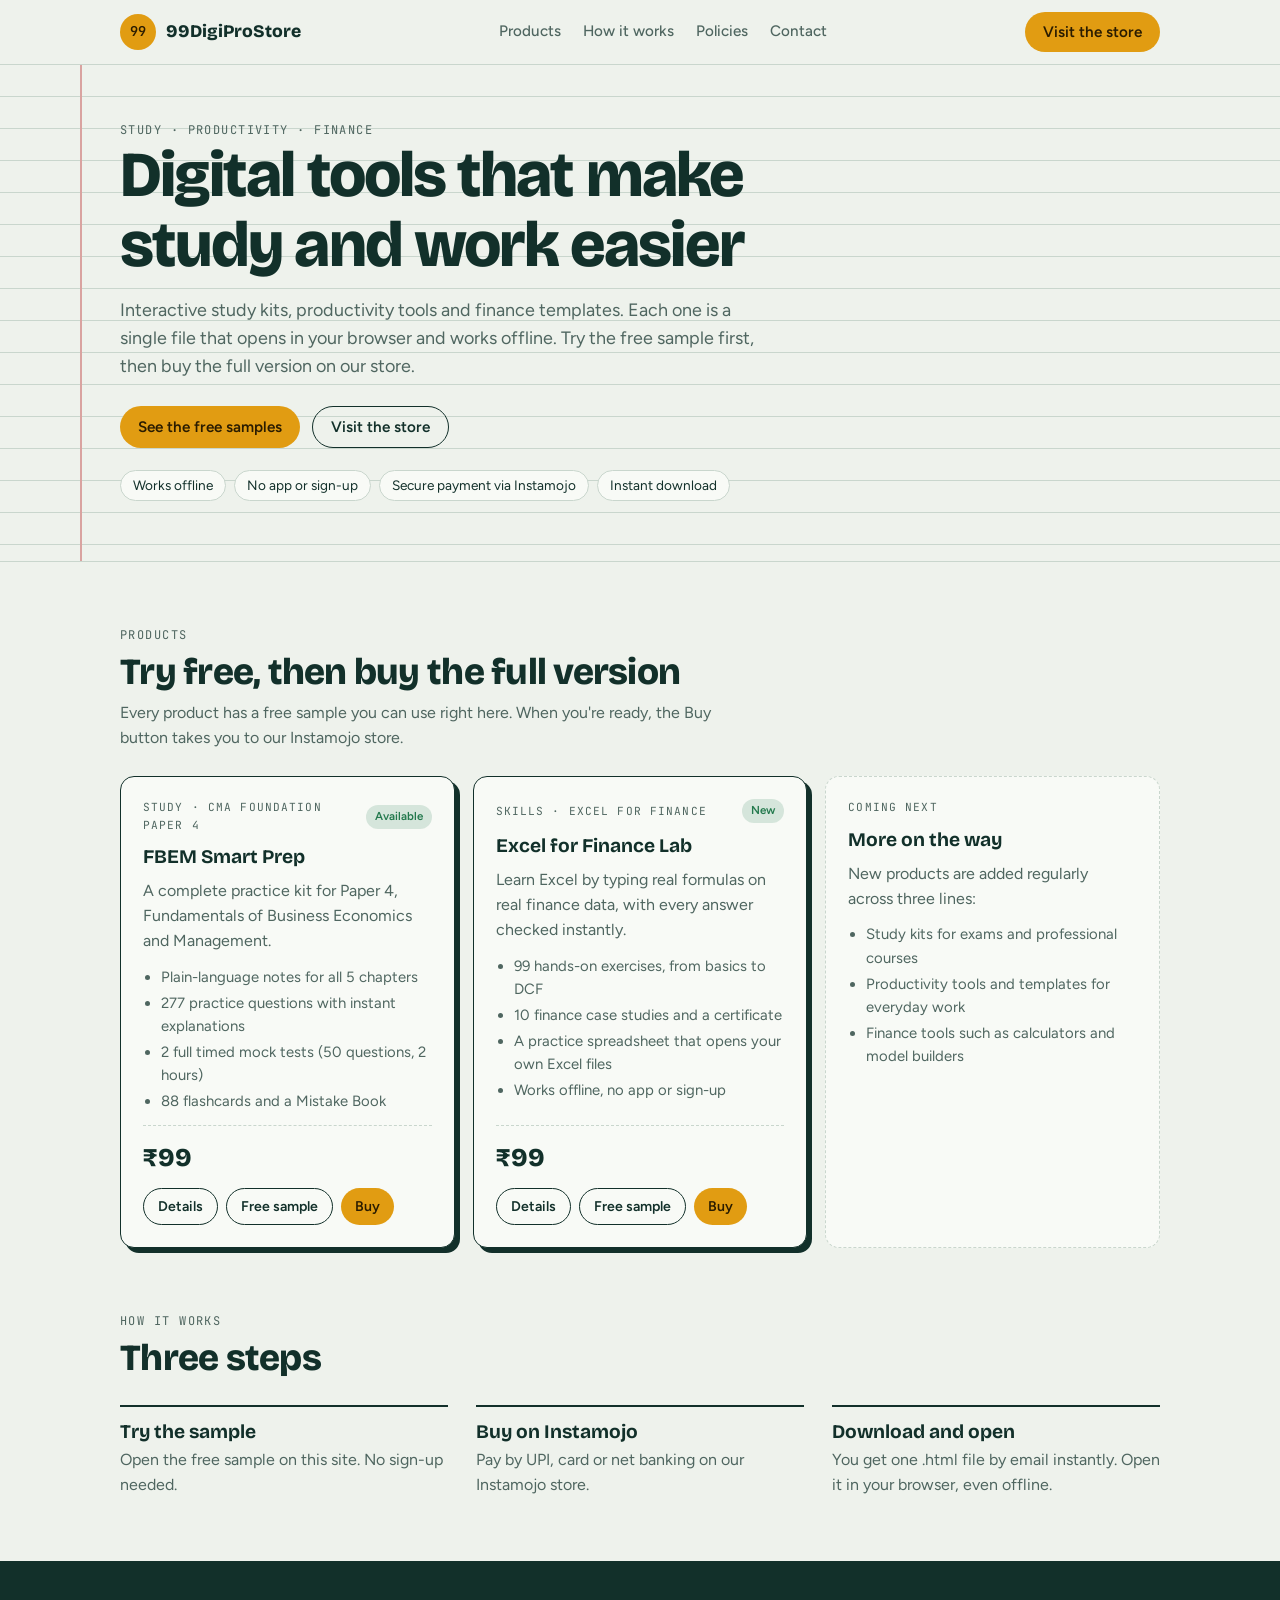
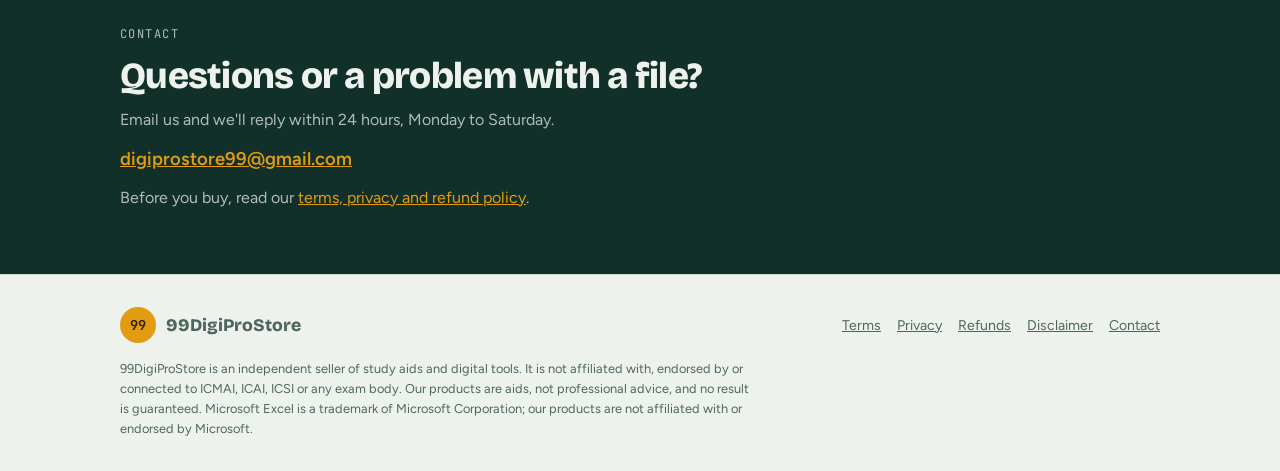
<file: index.html>
<!doctype html>
<html lang="en">
<head>
<meta charset="utf-8">
<meta name="viewport" content="width=device-width, initial-scale=1, viewport-fit=cover">
<link rel="icon" href="favicon.png">
<title>99DigiProStore</title>
<meta name="description" content="Interactive study kits, productivity tools and finance templates. Try a free sample, then buy on our Instamojo store.">
<link rel="preconnect" href="https://fonts.googleapis.com">
<link rel="preconnect" href="https://fonts.gstatic.com" crossorigin>
<link rel="stylesheet" href="https://fonts.googleapis.com/css2?family=Bricolage+Grotesque:opsz,wght@12..96,700;12..96,800&family=Figtree:wght@400;500;600&family=JetBrains+Mono:wght@400;600&display=swap">
<link rel="stylesheet" href="style.css">
</head>
<body>
<header class="top">
  <div class="wrap nav">
    <a class="logo" href="index.html"><span class="logo-mark">99</span>99DigiProStore</a>
    <ul>
      <li><a href="index.html#products">Products</a></li>
      <li><a href="index.html#how">How it works</a></li>
      <li><a href="policies.html">Policies</a></li>
      <li><a href="index.html#contact">Contact</a></li>
    </ul>
    <a class="btn btn-primary" href="https://99digiprostore.myinstamojo.com">Visit the store</a>
  </div>
</header>
<main>
  <div class="hero">
    <div class="wrap">
      <div class="eyebrow">Study · Productivity · Finance</div>
      <h1>Digital tools that make study and work easier</h1>
      <p class="lead">Interactive study kits, productivity tools and finance templates. Each one is a single file that opens in your browser and works offline. Try the free sample first, then buy the full version on our store.</p>
      <div class="cta">
        <a class="btn btn-primary" href="#products">See the free samples</a>
        <a class="btn btn-ghost" href="https://99digiprostore.myinstamojo.com">Visit the store</a>
      </div>
      <div class="pills">
        <span class="pill">Works offline</span>
        <span class="pill">No app or sign-up</span>
        <span class="pill">Secure payment via Instamojo</span>
        <span class="pill">Instant download</span>
      </div>
    </div>
  </div>

  <section id="products">
    <div class="wrap">
      <div class="sec-head">
        <div class="eyebrow">Products</div>
        <h2>Try free, then buy the full version</h2>
        <p>Every product has a free sample you can use right here. When you're ready, the Buy button takes you to our Instamojo store.</p>
      </div>
      <div class="products">
        <article class="product">
          <div class="meta"><span class="tag">Study · CMA Foundation Paper 4</span><span class="status">Available</span></div>
          <h3>FBEM Smart Prep</h3>
          <p class="muted">A complete practice kit for Paper 4, Fundamentals of Business Economics and Management.</p>
          <ul>
            <li>Plain-language notes for all 5 chapters</li>
            <li>277 practice questions with instant explanations</li>
            <li>2 full timed mock tests (50 questions, 2 hours)</li>
            <li>88 flashcards and a Mistake Book</li>
          </ul>
          <div class="foot">
            <span class="price">₹99</span>
            <div class="actions">
              <a class="btn btn-ghost" href="fbem-smart-prep.html">Details</a>
              <a class="btn btn-ghost" href="samples/fbem-smart-prep-sample.html">Free sample</a>
              <a class="btn btn-primary" href="https://99digiprostore.myinstamojo.com">Buy</a>
            </div>
          </div>
        </article>
        <article class="product">
          <div class="meta"><span class="tag">Skills · Excel for finance</span><span class="status">New</span></div>
          <h3>Excel for Finance Lab</h3>
          <p class="muted">Learn Excel by typing real formulas on real finance data, with every answer checked instantly.</p>
          <ul>
            <li>99 hands-on exercises, from basics to DCF</li>
            <li>10 finance case studies and a certificate</li>
            <li>A practice spreadsheet that opens your own Excel files</li>
            <li>Works offline, no app or sign-up</li>
          </ul>
          <div class="foot">
            <span class="price">₹99</span>
            <div class="actions">
              <a class="btn btn-ghost" href="excel-for-finance-lab.html">Details</a>
              <a class="btn btn-ghost" href="samples/excel-for-finance-lab-sample.html">Free sample</a>
              <a class="btn btn-primary" href="https://99digiprostore.myinstamojo.com">Buy</a>
            </div>
          </div>
        </article>
        <article class="product soon">
          <div class="meta"><span class="tag">Coming next</span></div>
          <h3>More on the way</h3>
          <p class="muted">New products are added regularly across three lines:</p>
          <ul>
            <li>Study kits for exams and professional courses</li>
            <li>Productivity tools and templates for everyday work</li>
            <li>Finance tools such as calculators and model builders</li>
          </ul>
        </article>
      </div>
    </div>
  </section>

  <section id="how" style="padding-top:0">
    <div class="wrap">
      <div class="sec-head"><div class="eyebrow">How it works</div><h2>Three steps</h2></div>
      <div class="steps">
        <div class="step"><h3>Try the sample</h3><p>Open the free sample on this site. No sign-up needed.</p></div>
        <div class="step"><h3>Buy on Instamojo</h3><p>Pay by UPI, card or net banking on our Instamojo store.</p></div>
        <div class="step"><h3>Download and open</h3><p>You get one .html file by email instantly. Open it in your browser, even offline.</p></div>
      </div>
    </div>
  </section>

  <section id="contact" class="band">
    <div class="wrap" style="display:grid;gap:12px">
      <div class="eyebrow">Contact</div>
      <h2>Questions or a problem with a file?</h2>
      <p class="muted">Email us and we'll reply within 24 hours, Monday to Saturday.</p>
      <p style="font-size:1.15rem;font-weight:600"><a href="mailto:digiprostore99@gmail.com">digiprostore99@gmail.com</a></p>
      <p class="muted">Before you buy, read our <a href="policies.html">terms, privacy and refund policy</a>.</p>
    </div>
  </section>
</main>
<footer>
  <div class="wrap">
    <div class="foot-row">
      <a class="logo" href="index.html"><span class="logo-mark">99</span>99DigiProStore</a>
      <nav class="foot-links" aria-label="Footer">
        <a href="policies.html#terms">Terms</a><a href="policies.html#privacy">Privacy</a><a href="policies.html#refunds">Refunds</a><a href="policies.html#disclaimer">Disclaimer</a><a href="index.html#contact">Contact</a>
      </nav>
    </div>
    <p class="disclaimer">99DigiProStore is an independent seller of study aids and digital tools. It is not affiliated with, endorsed by or connected to ICMAI, ICAI, ICSI or any exam body. Our products are aids, not professional advice, and no result is guaranteed. Microsoft Excel is a trademark of Microsoft Corporation; our products are not affiliated with or endorsed by Microsoft.</p>
  </div>
</footer>
</body>
</html>
</file>
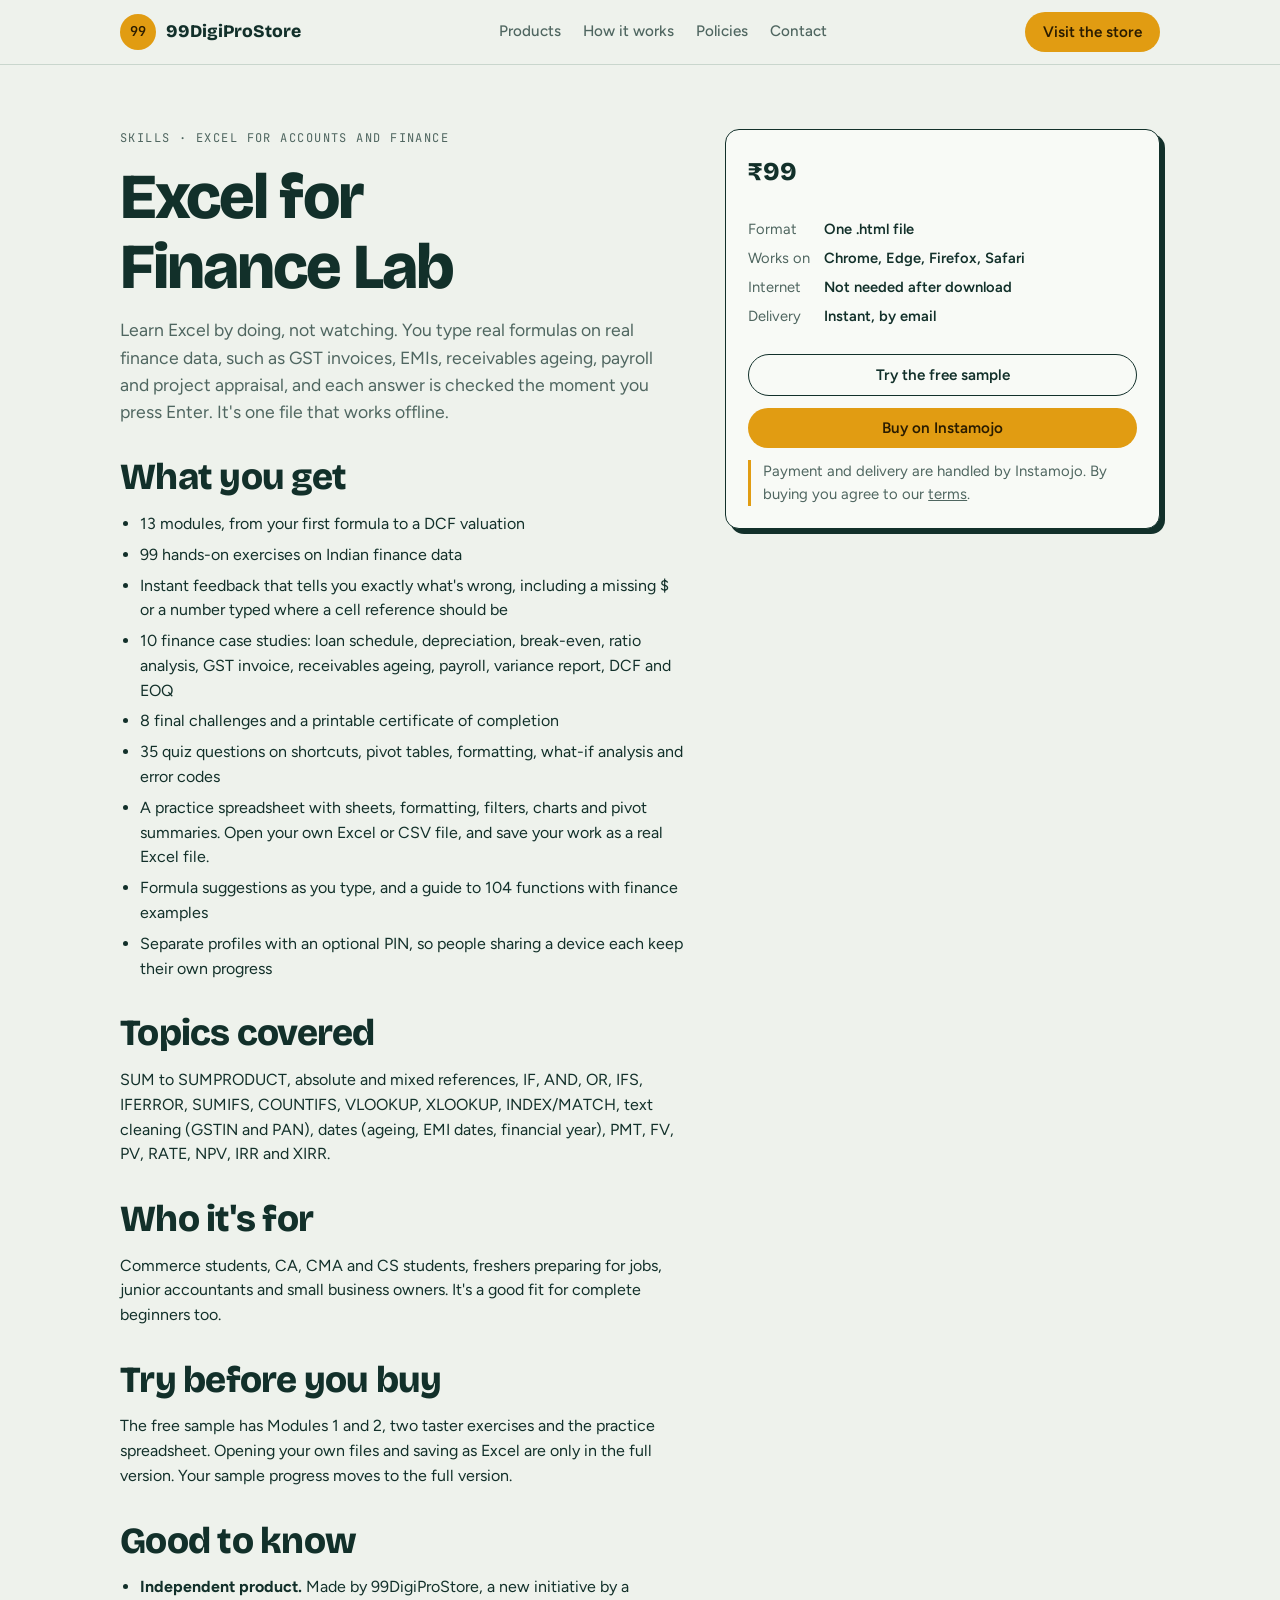
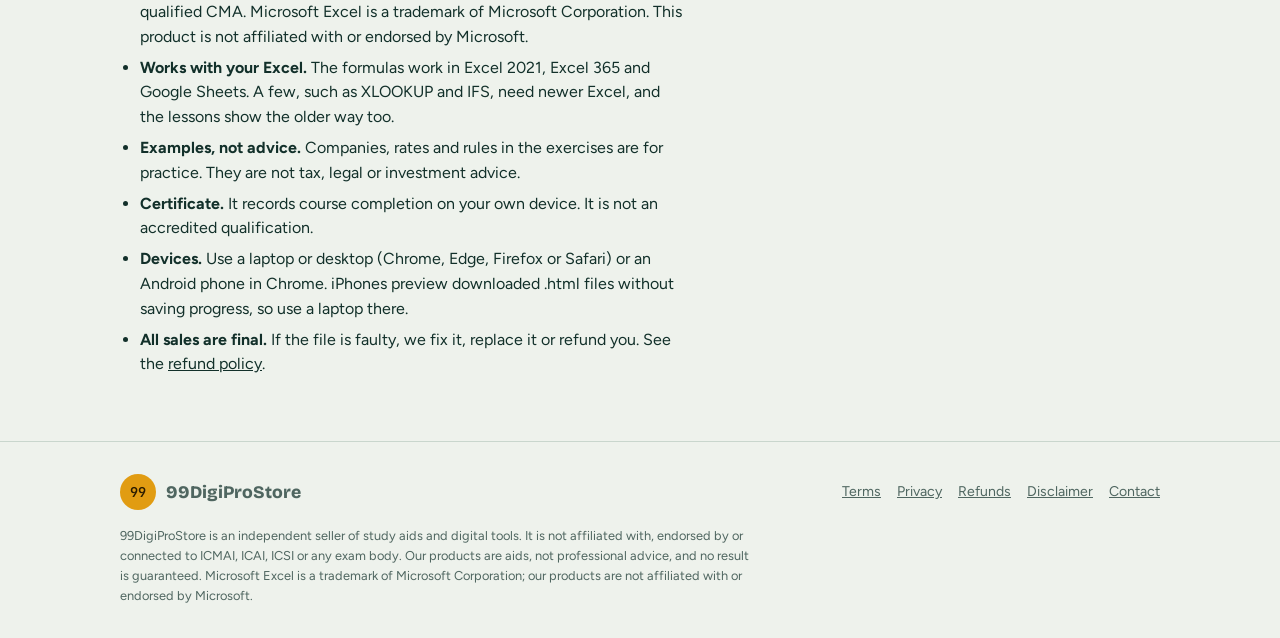
<file: excel-for-finance-lab.html>
<!doctype html>
<html lang="en">
<head>
<meta charset="utf-8">
<meta name="viewport" content="width=device-width, initial-scale=1, viewport-fit=cover">
<title>Excel for Finance Lab</title>
<meta name="description" content="Learn Excel for accounts and finance by typing real formulas on real finance data, with instant checking. 99 hands-on exercises. Try the free sample.">
<link rel="preconnect" href="https://fonts.googleapis.com">
<link rel="preconnect" href="https://fonts.gstatic.com" crossorigin>
<link rel="stylesheet" href="https://fonts.googleapis.com/css2?family=Bricolage+Grotesque:opsz,wght@12..96,700;12..96,800&family=Figtree:wght@400;500;600&family=JetBrains+Mono:wght@400;600&display=swap">
<link rel="stylesheet" href="style.css">
</head>
<body>
<header class="top">
  <div class="wrap nav">
    <a class="logo" href="index.html"><span class="logo-mark">99</span>99DigiProStore</a>
    <ul>
      <li><a href="index.html#products">Products</a></li>
      <li><a href="index.html#how">How it works</a></li>
      <li><a href="policies.html">Policies</a></li>
      <li><a href="index.html#contact">Contact</a></li>
    </ul>
    <a class="btn btn-primary" href="https://99digiprostore.myinstamojo.com">Visit the store</a>
  </div>
</header>
<main>
  <section>
    <div class="wrap detail">
      <div class="prose">
        <div class="eyebrow">Skills · Excel for accounts and finance</div>
        <h1>Excel for Finance Lab</h1>
        <p class="muted" style="font-size:1.1rem">Learn Excel by doing, not watching. You type real formulas on real finance data, such as GST invoices, EMIs, receivables ageing, payroll and project appraisal, and each answer is checked the moment you press Enter. It's one file that works offline.</p>
        <h2>What you get</h2>
        <ul>
          <li>13 modules, from your first formula to a DCF valuation</li>
          <li>99 hands-on exercises on Indian finance data</li>
          <li>Instant feedback that tells you exactly what's wrong, including a missing $ or a number typed where a cell reference should be</li>
          <li>10 finance case studies: loan schedule, depreciation, break-even, ratio analysis, GST invoice, receivables ageing, payroll, variance report, DCF and EOQ</li>
          <li>8 final challenges and a printable certificate of completion</li>
          <li>35 quiz questions on shortcuts, pivot tables, formatting, what-if analysis and error codes</li>
          <li>A practice spreadsheet with sheets, formatting, filters, charts and pivot summaries. Open your own Excel or CSV file, and save your work as a real Excel file.</li>
          <li>Formula suggestions as you type, and a guide to 104 functions with finance examples</li>
          <li>Separate profiles with an optional PIN, so people sharing a device each keep their own progress</li>
        </ul>
        <h2>Topics covered</h2>
        <p>SUM to SUMPRODUCT, absolute and mixed references, IF, AND, OR, IFS, IFERROR, SUMIFS, COUNTIFS, VLOOKUP, XLOOKUP, INDEX/MATCH, text cleaning (GSTIN and PAN), dates (ageing, EMI dates, financial year), PMT, FV, PV, RATE, NPV, IRR and XIRR.</p>
        <h2>Who it's for</h2>
        <p>Commerce students, CA, CMA and CS students, freshers preparing for jobs, junior accountants and small business owners. It's a good fit for complete beginners too.</p>
        <h2>Try before you buy</h2>
        <p>The free sample has Modules 1 and 2, two taster exercises and the practice spreadsheet. Opening your own files and saving as Excel are only in the full version. Your sample progress moves to the full version.</p>
        <h2>Good to know</h2>
        <ul>
          <li><strong>Independent product.</strong> Made by 99DigiProStore, a new initiative by a qualified CMA. Microsoft Excel is a trademark of Microsoft Corporation. This product is not affiliated with or endorsed by Microsoft.</li>
          <li><strong>Works with your Excel.</strong> The formulas work in Excel 2021, Excel 365 and Google Sheets. A few, such as XLOOKUP and IFS, need newer Excel, and the lessons show the older way too.</li>
          <li><strong>Examples, not advice.</strong> Companies, rates and rules in the exercises are for practice. They are not tax, legal or investment advice.</li>
          <li><strong>Certificate.</strong> It records course completion on your own device. It is not an accredited qualification.</li>
          <li><strong>Devices.</strong> Use a laptop or desktop (Chrome, Edge, Firefox or Safari) or an Android phone in Chrome. iPhones preview downloaded .html files without saving progress, so use a laptop there.</li>
          <li><strong>All sales are final.</strong> If the file is faulty, we fix it, replace it or refund you. See the <a href="policies.html#refunds">refund policy</a>.</li>
        </ul>
      </div>
      <aside class="buybox" aria-label="Buy Excel for Finance Lab">
        <span class="price">₹99</span>
        <dl class="facts">
          <dt>Format</dt><dd>One .html file</dd>
          <dt>Works on</dt><dd>Chrome, Edge, Firefox, Safari</dd>
          <dt>Internet</dt><dd>Not needed after download</dd>
          <dt>Delivery</dt><dd>Instant, by email</dd>
        </dl>
        <a class="btn btn-ghost" href="samples/excel-for-finance-lab-sample.html">Try the free sample</a>
        <a class="btn btn-primary" href="https://99digiprostore.myinstamojo.com">Buy on Instamojo</a>
        <p class="note">Payment and delivery are handled by Instamojo. By buying you agree to our <a href="policies.html">terms</a>.</p>
      </aside>
    </div>
  </section>
</main>
<footer>
  <div class="wrap">
    <div class="foot-row">
      <a class="logo" href="index.html"><span class="logo-mark">99</span>99DigiProStore</a>
      <nav class="foot-links" aria-label="Footer">
        <a href="policies.html#terms">Terms</a><a href="policies.html#privacy">Privacy</a><a href="policies.html#refunds">Refunds</a><a href="policies.html#disclaimer">Disclaimer</a><a href="index.html#contact">Contact</a>
      </nav>
    </div>
    <p class="disclaimer">99DigiProStore is an independent seller of study aids and digital tools. It is not affiliated with, endorsed by or connected to ICMAI, ICAI, ICSI or any exam body. Our products are aids, not professional advice, and no result is guaranteed. Microsoft Excel is a trademark of Microsoft Corporation; our products are not affiliated with or endorsed by Microsoft.</p>
  </div>
</footer>
</body>
</html>
</file>
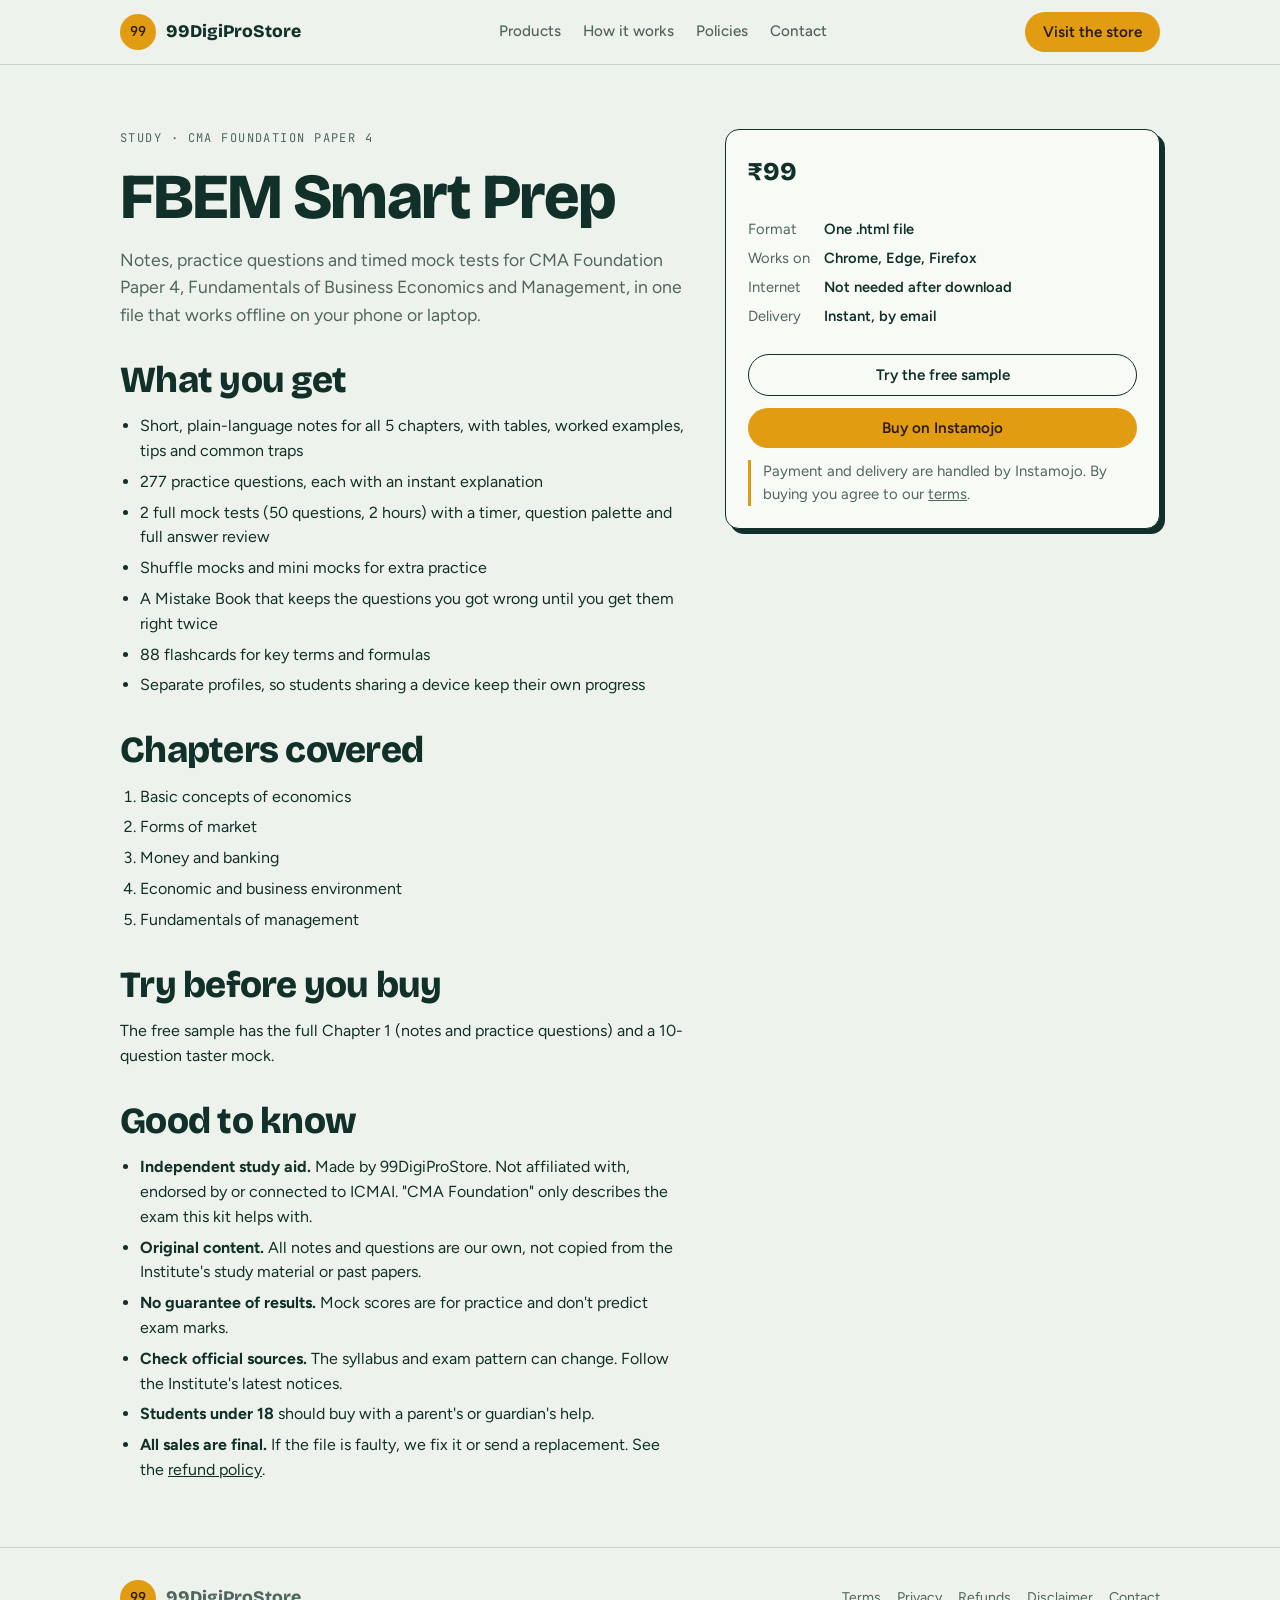
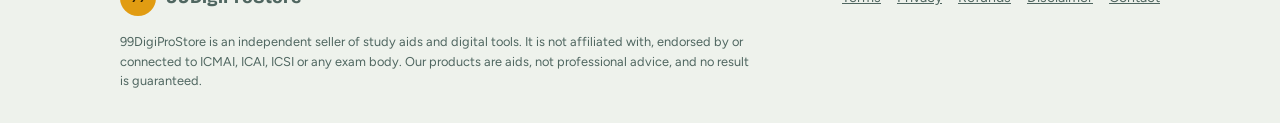
<file: fbem-smart-prep.html>
<!doctype html>
<html lang="en">
<head>
<meta charset="utf-8">
<meta name="viewport" content="width=device-width, initial-scale=1, viewport-fit=cover">
<title>FBEM Smart Prep</title>
<meta name="description" content="Practice kit for CMA Foundation Paper 4: notes, 277 practice questions, 2 timed mocks and flashcards. Try the free sample.">
<link rel="preconnect" href="https://fonts.googleapis.com">
<link rel="preconnect" href="https://fonts.gstatic.com" crossorigin>
<link rel="stylesheet" href="https://fonts.googleapis.com/css2?family=Bricolage+Grotesque:opsz,wght@12..96,700;12..96,800&family=Figtree:wght@400;500;600&family=JetBrains+Mono:wght@400;600&display=swap">
<link rel="stylesheet" href="style.css">
</head>
<body>
<header class="top">
  <div class="wrap nav">
    <a class="logo" href="index.html"><span class="logo-mark">99</span>99DigiProStore</a>
    <ul>
      <li><a href="index.html#products">Products</a></li>
      <li><a href="index.html#how">How it works</a></li>
      <li><a href="policies.html">Policies</a></li>
      <li><a href="index.html#contact">Contact</a></li>
    </ul>
    <a class="btn btn-primary" href="https://99digiprostore.myinstamojo.com">Visit the store</a>
  </div>
</header>
<main>
  <section>
    <div class="wrap detail">
      <div class="prose">
        <div class="eyebrow">Study · CMA Foundation Paper 4</div>
        <h1>FBEM Smart Prep</h1>
        <p class="muted" style="font-size:1.1rem">Notes, practice questions and timed mock tests for CMA Foundation Paper 4, Fundamentals of Business Economics and Management, in one file that works offline on your phone or laptop.</p>
        <h2>What you get</h2>
        <ul>
          <li>Short, plain-language notes for all 5 chapters, with tables, worked examples, tips and common traps</li>
          <li>277 practice questions, each with an instant explanation</li>
          <li>2 full mock tests (50 questions, 2 hours) with a timer, question palette and full answer review</li>
          <li>Shuffle mocks and mini mocks for extra practice</li>
          <li>A Mistake Book that keeps the questions you got wrong until you get them right twice</li>
          <li>88 flashcards for key terms and formulas</li>
          <li>Separate profiles, so students sharing a device keep their own progress</li>
        </ul>
        <h2>Chapters covered</h2>
        <ol>
          <li>Basic concepts of economics</li>
          <li>Forms of market</li>
          <li>Money and banking</li>
          <li>Economic and business environment</li>
          <li>Fundamentals of management</li>
        </ol>
        <h2>Try before you buy</h2>
        <p>The free sample has the full Chapter 1 (notes and practice questions) and a 10-question taster mock.</p>
        <h2>Good to know</h2>
        <ul>
          <li><strong>Independent study aid.</strong> Made by 99DigiProStore. Not affiliated with, endorsed by or connected to ICMAI. "CMA Foundation" only describes the exam this kit helps with.</li>
          <li><strong>Original content.</strong> All notes and questions are our own, not copied from the Institute's study material or past papers.</li>
          <li><strong>No guarantee of results.</strong> Mock scores are for practice and don't predict exam marks.</li>
          <li><strong>Check official sources.</strong> The syllabus and exam pattern can change. Follow the Institute's latest notices.</li>
          <li><strong>Students under 18</strong> should buy with a parent's or guardian's help.</li>
          <li><strong>All sales are final.</strong> If the file is faulty, we fix it or send a replacement. See the <a href="policies.html#refunds">refund policy</a>.</li>
        </ul>
      </div>
      <aside class="buybox" aria-label="Buy FBEM Smart Prep">
        <span class="price">₹99</span>
        <dl class="facts">
          <dt>Format</dt><dd>One .html file</dd>
          <dt>Works on</dt><dd>Chrome, Edge, Firefox</dd>
          <dt>Internet</dt><dd>Not needed after download</dd>
          <dt>Delivery</dt><dd>Instant, by email</dd>
        </dl>
        <a class="btn btn-ghost" href="samples/fbem-smart-prep-sample.html">Try the free sample</a>
        <a class="btn btn-primary" href="https://99digiprostore.myinstamojo.com">Buy on Instamojo</a>
        <p class="note">Payment and delivery are handled by Instamojo. By buying you agree to our <a href="policies.html">terms</a>.</p>
      </aside>
    </div>
  </section>
</main>
<footer>
  <div class="wrap">
    <div class="foot-row">
      <a class="logo" href="index.html"><span class="logo-mark">99</span>99DigiProStore</a>
      <nav class="foot-links" aria-label="Footer">
        <a href="policies.html#terms">Terms</a><a href="policies.html#privacy">Privacy</a><a href="policies.html#refunds">Refunds</a><a href="policies.html#disclaimer">Disclaimer</a><a href="index.html#contact">Contact</a>
      </nav>
    </div>
    <p class="disclaimer">99DigiProStore is an independent seller of study aids and digital tools. It is not affiliated with, endorsed by or connected to ICMAI, ICAI, ICSI or any exam body. Our products are aids, not professional advice, and no result is guaranteed.</p>
  </div>
</footer>
</body>
</html>
</file>
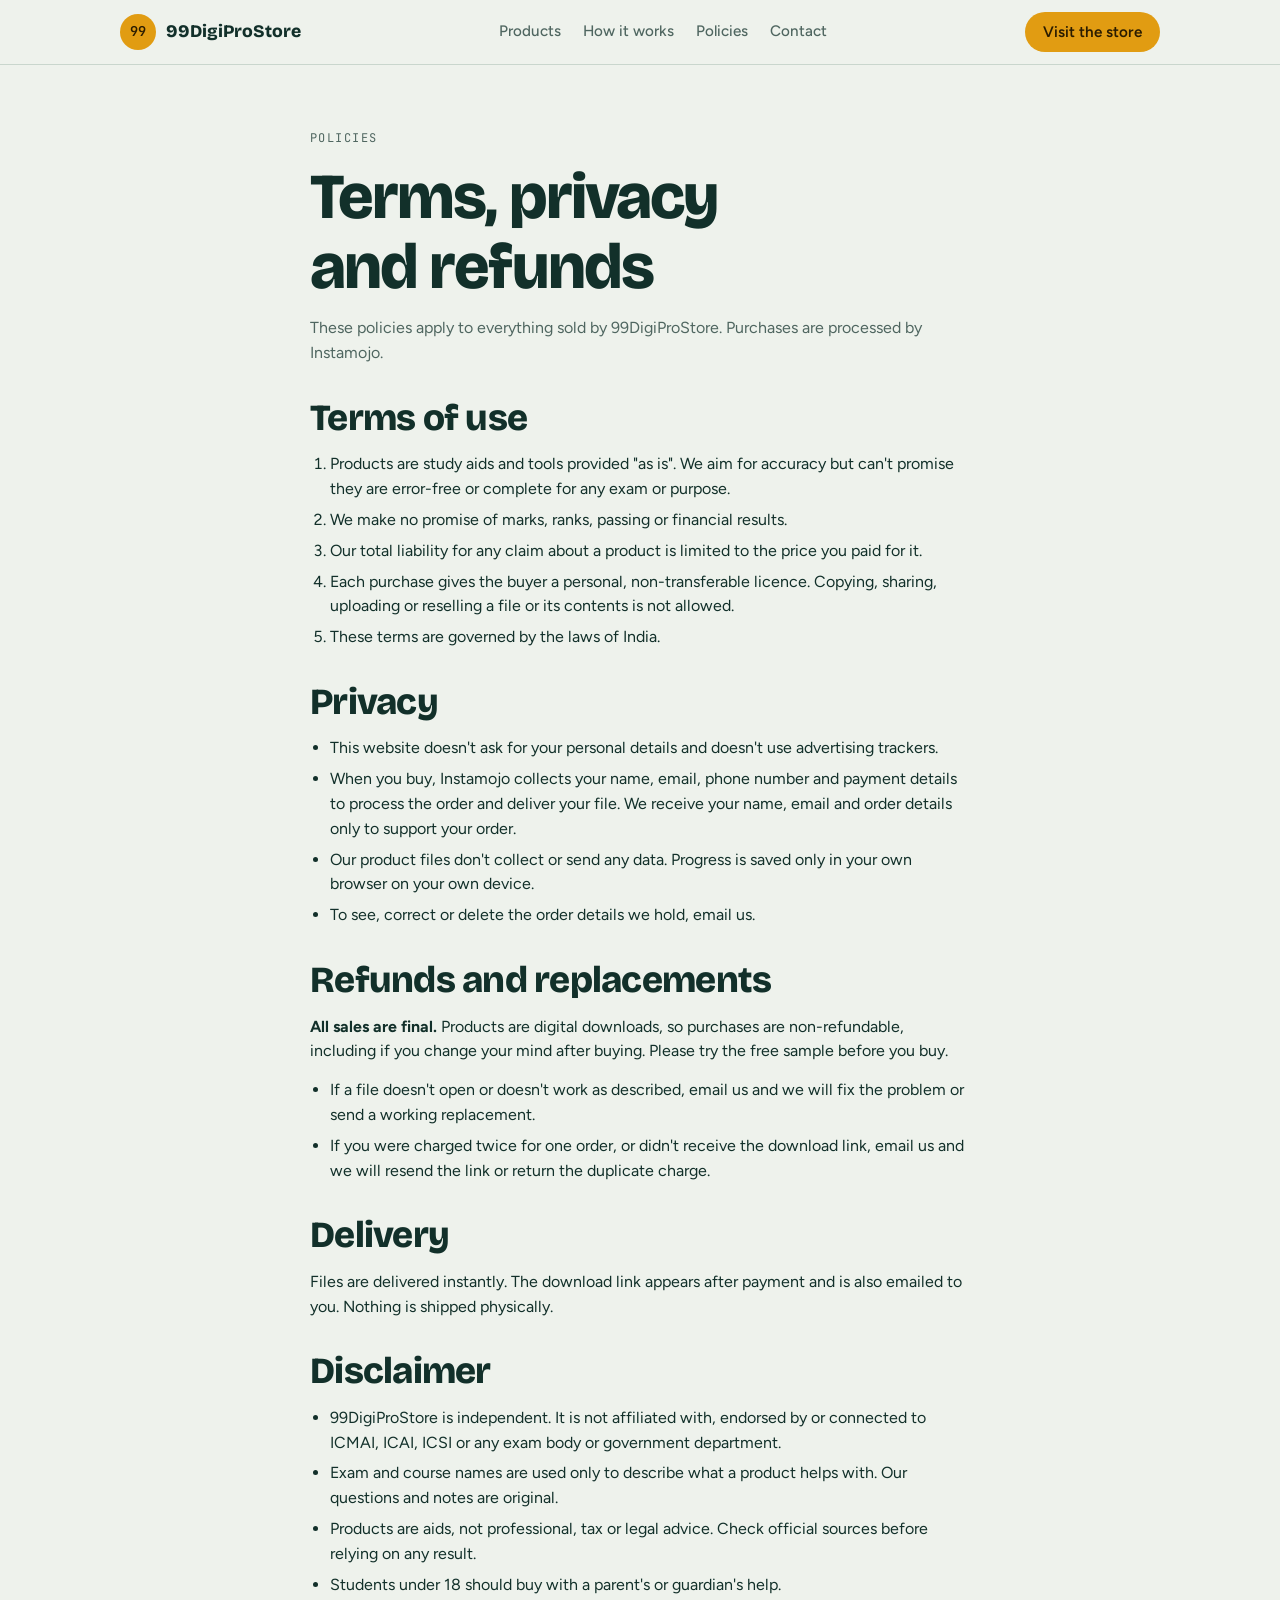
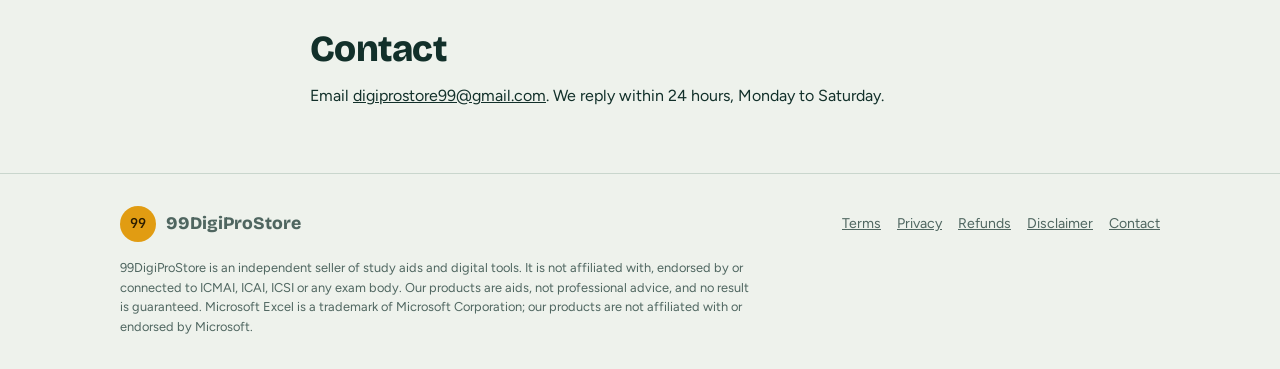
<file: policies.html>
<!doctype html>
<html lang="en">
<head>
<meta charset="utf-8">
<meta name="viewport" content="width=device-width, initial-scale=1, viewport-fit=cover">
<title>99DigiProStore Policies</title>
<meta name="description" content="Terms of use, privacy, refund and delivery policy for 99DigiProStore.">
<link rel="preconnect" href="https://fonts.googleapis.com">
<link rel="preconnect" href="https://fonts.gstatic.com" crossorigin>
<link rel="stylesheet" href="https://fonts.googleapis.com/css2?family=Bricolage+Grotesque:opsz,wght@12..96,700;12..96,800&family=Figtree:wght@400;500;600&family=JetBrains+Mono:wght@400;600&display=swap">
<link rel="stylesheet" href="style.css">
</head>
<body>
<header class="top">
  <div class="wrap nav">
    <a class="logo" href="index.html"><span class="logo-mark">99</span>99DigiProStore</a>
    <ul>
      <li><a href="index.html#products">Products</a></li>
      <li><a href="index.html#how">How it works</a></li>
      <li><a href="policies.html">Policies</a></li>
      <li><a href="index.html#contact">Contact</a></li>
    </ul>
    <a class="btn btn-primary" href="https://99digiprostore.myinstamojo.com">Visit the store</a>
  </div>
</header>
<main>
  <section>
    <div class="wrap prose">
      <div class="eyebrow">Policies</div>
      <h1>Terms, privacy and refunds</h1>
      <p class="muted">These policies apply to everything sold by 99DigiProStore. Purchases are processed by Instamojo.</p>

      <h2 id="terms">Terms of use</h2>
      <ol>
        <li>Products are study aids and tools provided "as is". We aim for accuracy but can't promise they are error-free or complete for any exam or purpose.</li>
        <li>We make no promise of marks, ranks, passing or financial results.</li>
        <li>Our total liability for any claim about a product is limited to the price you paid for it.</li>
        <li>Each purchase gives the buyer a personal, non-transferable licence. Copying, sharing, uploading or reselling a file or its contents is not allowed.</li>
        <li>These terms are governed by the laws of India.</li>
      </ol>

      <h2 id="privacy">Privacy</h2>
      <ul>
        <li>This website doesn't ask for your personal details and doesn't use advertising trackers.</li>
        <li>When you buy, Instamojo collects your name, email, phone number and payment details to process the order and deliver your file. We receive your name, email and order details only to support your order.</li>
        <li>Our product files don't collect or send any data. Progress is saved only in your own browser on your own device.</li>
        <li>To see, correct or delete the order details we hold, email us.</li>
      </ul>

      <h2 id="refunds">Refunds and replacements</h2>
      <p><strong>All sales are final.</strong> Products are digital downloads, so purchases are non-refundable, including if you change your mind after buying. Please try the free sample before you buy.</p>
      <ul>
        <li>If a file doesn't open or doesn't work as described, email us and we will fix the problem or send a working replacement.</li>
        <li>If you were charged twice for one order, or didn't receive the download link, email us and we will resend the link or return the duplicate charge.</li>
      </ul>

      <h2 id="delivery">Delivery</h2>
      <p>Files are delivered instantly. The download link appears after payment and is also emailed to you. Nothing is shipped physically.</p>

      <h2 id="disclaimer">Disclaimer</h2>
      <ul>
        <li>99DigiProStore is independent. It is not affiliated with, endorsed by or connected to ICMAI, ICAI, ICSI or any exam body or government department.</li>
        <li>Exam and course names are used only to describe what a product helps with. Our questions and notes are original.</li>
        <li>Products are aids, not professional, tax or legal advice. Check official sources before relying on any result.</li>
        <li>Students under 18 should buy with a parent's or guardian's help.</li>
      </ul>

      <h2 id="contact">Contact</h2>
      <p>Email <a href="mailto:digiprostore99@gmail.com">digiprostore99@gmail.com</a>. We reply within 24 hours, Monday to Saturday.</p>
    </div>
  </section>
</main>
<footer>
  <div class="wrap">
    <div class="foot-row">
      <a class="logo" href="index.html"><span class="logo-mark">99</span>99DigiProStore</a>
      <nav class="foot-links" aria-label="Footer">
        <a href="policies.html#terms">Terms</a><a href="policies.html#privacy">Privacy</a><a href="policies.html#refunds">Refunds</a><a href="policies.html#disclaimer">Disclaimer</a><a href="index.html#contact">Contact</a>
      </nav>
    </div>
    <p class="disclaimer">99DigiProStore is an independent seller of study aids and digital tools. It is not affiliated with, endorsed by or connected to ICMAI, ICAI, ICSI or any exam body. Our products are aids, not professional advice, and no result is guaranteed. Microsoft Excel is a trademark of Microsoft Corporation; our products are not affiliated with or endorsed by Microsoft.</p>
  </div>
</footer>
</body>
</html>
</file>
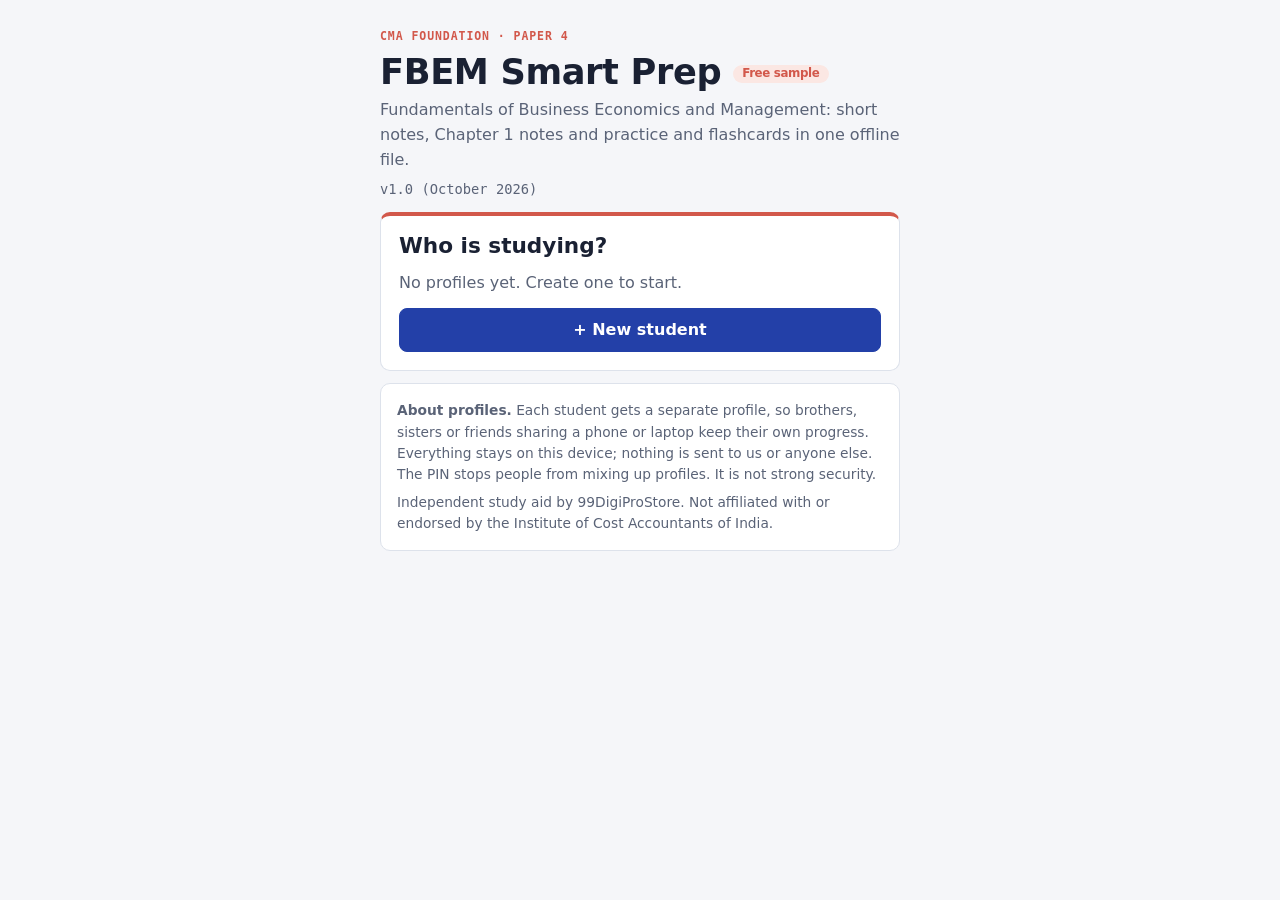
<file: samples/fbem-smart-prep-sample.html>
<!doctype html>
<html lang="en">
<head>
<meta charset="utf-8">
<meta name="viewport" content="width=device-width, initial-scale=1, viewport-fit=cover">
<meta name="robots" content="noindex">
<title>FBEM Smart Prep Sample</title>
<style>
/* Uses only fonts already on the device, so the file works offline and contacts no outside server. */
/* Layout: an exam-hall study app. OMR answer-sheet motif: salmon print rules, ballpoint-blue fills. One column, tab bar, cards only where an object needs setting off. */
:root{
  --bg:#F5F6F9; --card:#FFFFFF; --fg:#1A2133; --muted:#5A6377; --line:#DDE2EB; --soft:#EEF1F7;
  --ink:#2340A8; --ink-soft:#E3E9FB; --omr:#D2584B; --omr-soft:#FBE7E3;
  --good:#16804F; --good-soft:#DFF3E8; --bad:#BC3A31; --bad-soft:#FBE3E1; --warn:#9A6400; --warn-soft:#FBF0D9;
  --f-display:"Segoe UI Variable Display","Segoe UI",system-ui,-apple-system,Roboto,"Helvetica Neue",Arial,sans-serif;
  --f-body:"Segoe UI",system-ui,-apple-system,Roboto,"Noto Sans","Helvetica Neue",Arial,sans-serif;
  --f-mono:ui-monospace,"Cascadia Mono",Consolas,"Roboto Mono",Menlo,monospace;
  --r:10px;
}
@media (prefers-color-scheme: dark){:root:not([data-theme="light"]){
  --bg:#0F131C; --card:#171C28; --fg:#E5E8F0; --muted:#9AA3B6; --line:#2A3142; --soft:#1D2333;
  --ink:#8EA6FF; --ink-soft:#22305C; --omr:#F08C7F; --omr-soft:#3A2220;
  --good:#5CCB92; --good-soft:#173527; --bad:#F2867D; --bad-soft:#3C1E1C; --warn:#E8B85C; --warn-soft:#3A2E14; color-scheme:dark}}
:root[data-theme="dark"]{
  --bg:#0F131C; --card:#171C28; --fg:#E5E8F0; --muted:#9AA3B6; --line:#2A3142; --soft:#1D2333;
  --ink:#8EA6FF; --ink-soft:#22305C; --omr:#F08C7F; --omr-soft:#3A2220;
  --good:#5CCB92; --good-soft:#173527; --bad:#F2867D; --bad-soft:#3C1E1C; --warn:#E8B85C; --warn-soft:#3A2E14; color-scheme:dark}
*{box-sizing:border-box}
html,body{margin:0}
body{background:var(--bg);color:var(--fg);font-family:var(--f-body);font-size:16px;line-height:1.55;-webkit-font-smoothing:antialiased}
button,input,select,textarea{font:inherit;color:inherit}
button{cursor:pointer}
:focus-visible{outline:3px solid var(--ink);outline-offset:2px}
h1,h2,h3{font-family:var(--f-display);line-height:1.15;text-wrap:balance;margin:0}
h1{font-size:clamp(1.6rem,4.5vw,2.2rem);font-weight:800;letter-spacing:-.01em}
h2{font-size:1.35rem;font-weight:700}
h3{font-size:1.08rem;font-weight:700}
p{margin:0}
a{color:var(--ink)}
.wrap{max-width:880px;margin:0 auto;padding-inline:16px}
.mono{font-family:var(--f-mono);font-variant-numeric:tabular-nums}
.muted{color:var(--muted)}
.small{font-size:.86rem}
.label{font-family:var(--f-mono);font-size:.72rem;letter-spacing:.08em;text-transform:uppercase;color:var(--omr);font-weight:700}
.stack{display:flex;flex-direction:column;gap:12px}
.row{display:flex;flex-wrap:wrap;gap:10px;align-items:center}
.grow{flex:1 1 auto;min-width:0}

/* header */
.top{position:sticky;top:env(safe-area-inset-top,0px);z-index:20;background:var(--card);border-bottom:2px solid var(--omr)}
.top .wrap{display:flex;align-items:center;gap:12px;padding-block:10px}
.brand{display:flex;flex-direction:column;line-height:1.1;min-width:0}
.brand b{font-family:var(--f-display);font-weight:800;font-size:1.1rem}
.brand span{font-size:.74rem;color:var(--muted);white-space:nowrap;overflow:hidden;text-overflow:ellipsis}
.chip{display:inline-flex;align-items:center;gap:8px;border:1px solid var(--line);background:var(--soft);border-radius:999px;padding:4px 10px 4px 4px;font-size:.88rem}
.avatar{width:28px;height:28px;border-radius:50%;display:grid;place-items:center;background:var(--ink);color:var(--card);font-weight:700;font-size:.85rem;flex:none}
.tabs{background:var(--card);border-bottom:1px solid var(--line)}
.tabs .wrap{display:flex;gap:4px;overflow-x:auto;scrollbar-width:none}
.tabs .wrap::-webkit-scrollbar{display:none}
.tab{background:none;border:0;padding:10px 12px;border-bottom:3px solid transparent;color:var(--muted);font-weight:700;white-space:nowrap}
.tab[aria-current="page"]{color:var(--ink);border-bottom-color:var(--ink)}
main{padding-block:20px 40px}

/* surfaces */
.card{background:var(--card);border:1px solid var(--line);border-radius:var(--r);padding:16px}
.sheet{background:var(--card);border:1px solid var(--line);border-radius:var(--r);padding:18px;border-top:4px solid var(--omr)}
.grid2{display:grid;grid-template-columns:repeat(auto-fit,minmax(240px,1fr));gap:12px}
.grid3{display:grid;grid-template-columns:repeat(auto-fit,minmax(200px,1fr));gap:12px}

/* buttons */
.btn{display:inline-flex;align-items:center;justify-content:center;gap:8px;border-radius:8px;border:1px solid var(--line);background:var(--card);padding:9px 14px;font-weight:700;text-decoration:none;color:var(--fg)}
.btn:hover{border-color:var(--ink)}
.btn.primary{background:var(--ink);border-color:var(--ink);color:var(--card)}
.btn.primary:hover{filter:brightness(1.08)}
.btn.ghost{background:transparent;border-color:transparent;color:var(--ink);padding-inline:6px}
.btn.danger{color:var(--bad);border-color:var(--bad)}
.btn[disabled]{opacity:.5;cursor:not-allowed}
.btn.block{width:100%}

/* pills */
.pill{display:inline-flex;align-items:center;gap:4px;font-size:.74rem;font-weight:700;border-radius:999px;padding:2px 9px;background:var(--soft);color:var(--muted);white-space:nowrap}
.pill.fav{background:var(--omr-soft);color:var(--omr)}
.pill.good{background:var(--good-soft);color:var(--good)}
.pill.bad{background:var(--bad-soft);color:var(--bad)}
.pill.warn{background:var(--warn-soft);color:var(--warn)}
.pill.ink{background:var(--ink-soft);color:var(--ink)}

/* progress */
.bar{height:8px;border-radius:99px;background:var(--soft);overflow:hidden}
.bar i{display:block;height:100%;background:var(--ink);border-radius:99px}
.bar.g i{background:var(--good)}
.ring{--p:0;width:96px;height:96px;border-radius:50%;background:conic-gradient(var(--ink) calc(var(--p)*1%),var(--soft) 0);display:grid;place-items:center;flex:none}
.ring b{width:74px;height:74px;border-radius:50%;background:var(--card);display:grid;place-items:center;font-family:var(--f-mono);font-size:1.15rem}

/* modules list */
.mod{display:flex;gap:14px;align-items:flex-start}
.modno{font-family:var(--f-display);font-weight:800;font-size:1.6rem;color:var(--omr);width:36px;flex:none;line-height:1}
.locked{opacity:.62}
.lock{font-size:.8rem;font-weight:700;color:var(--muted);display:inline-flex;gap:6px;align-items:center}

/* notes */
.notes{max-width:68ch}
.notes h2{margin-top:28px;padding-top:14px;border-top:2px dashed var(--line);scroll-margin-top:120px}
.notes h2:first-child{margin-top:0;border-top:0;padding-top:0}
.notes h3{margin-top:20px;color:var(--ink)}
.notes p,.notes ul,.notes ol,.notes .tbl,.notes .call{margin-top:10px}
.notes ul,.notes ol{padding-left:1.3em}
.notes li+li{margin-top:4px}
.tbl{overflow-x:auto;border:1px solid var(--line);border-radius:8px}
.tbl table{border-collapse:collapse;width:100%;font-size:.92rem}
.tbl th,.tbl td{text-align:left;padding:8px 10px;border-bottom:1px solid var(--line);vertical-align:top}
.tbl th{background:var(--soft);font-weight:700}
.tbl tr:last-child td{border-bottom:0}
.call{border-left:4px solid var(--ink);background:var(--ink-soft);padding:10px 12px;border-radius:0 8px 8px 0}
.call b.k{font-family:var(--f-mono);font-size:.72rem;letter-spacing:.08em;display:block;margin-bottom:2px}
.call.trap{border-color:var(--bad);background:var(--bad-soft)}
.call.trap b.k{color:var(--bad)}
.call.formula{border-color:var(--omr);background:var(--omr-soft);font-family:var(--f-mono);font-size:.9rem}
.call.formula b.k{color:var(--omr)}
.call.tip b.k{color:var(--ink)}
.toc{display:flex;flex-wrap:wrap;gap:6px}
.toc button{border:1px solid var(--line);background:var(--card);border-radius:999px;padding:4px 10px;font-size:.85rem}

/* question */
.qhead{display:flex;flex-wrap:wrap;gap:6px;align-items:center;justify-content:space-between}
.qtext{font-size:1.08rem;font-weight:700;margin-top:10px}
.opts{display:flex;flex-direction:column;gap:8px;margin-top:14px}
.opt{display:flex;gap:12px;align-items:flex-start;text-align:left;width:100%;background:var(--card);border:1px solid var(--line);border-radius:8px;padding:10px 12px}
.opt:hover:not([disabled]){border-color:var(--ink)}
.opt[disabled]{cursor:default}
.bub{width:28px;height:28px;border-radius:50%;border:2px solid var(--omr);color:var(--omr);display:grid;place-items:center;font-family:var(--f-mono);font-weight:700;font-size:.85rem;flex:none}
.opt.sel .bub{background:var(--ink);border-color:var(--ink);color:var(--card)}
.opt.sel{border-color:var(--ink);background:var(--ink-soft)}
.opt.right{border-color:var(--good);background:var(--good-soft)}
.opt.right .bub{background:var(--good);border-color:var(--good);color:var(--card)}
.opt.wrong{border-color:var(--bad);background:var(--bad-soft)}
.opt.wrong .bub{background:var(--bad);border-color:var(--bad);color:var(--card)}
.explain{margin-top:14px;border-radius:8px;padding:12px;background:var(--soft);border:1px solid var(--line)}
.explain.ok{border-color:var(--good)}
.explain.no{border-color:var(--bad)}

/* exam */
.exambar{position:sticky;top:calc(env(safe-area-inset-top,0px) + 0px);z-index:15;background:var(--card);border-bottom:1px solid var(--line)}
.exambar .wrap{display:flex;gap:10px;align-items:center;padding-block:8px}
.timer{font-family:var(--f-mono);font-weight:700;font-size:1.1rem;padding:4px 10px;border-radius:6px;background:var(--soft)}
.timer.low{background:var(--bad-soft);color:var(--bad)}
.palette{display:grid;grid-template-columns:repeat(auto-fill,minmax(38px,1fr));gap:6px}
.pal{height:38px;border-radius:50%;border:2px solid var(--omr);background:var(--card);font-family:var(--f-mono);font-size:.8rem;font-weight:700;color:var(--omr)}
.pal.ans{background:var(--ink);border-color:var(--ink);color:var(--card)}
.pal.mark{border-color:var(--warn);box-shadow:inset 0 0 0 3px var(--warn-soft)}
.pal.cur{outline:3px solid var(--fg);outline-offset:1px}
.pal.right{background:var(--good);border-color:var(--good);color:var(--card)}
.pal.wrong{background:var(--bad);border-color:var(--bad);color:var(--card)}
.pal.skip{background:var(--soft);border-color:var(--line);color:var(--muted)}
.legend{display:flex;flex-wrap:wrap;gap:12px;font-size:.8rem;color:var(--muted)}
.legend i{display:inline-block;width:12px;height:12px;border-radius:50%;margin-right:4px;vertical-align:-1px;border:2px solid var(--omr)}

/* flashcard */
.flash{min-height:200px;display:grid;place-items:center;text-align:center;cursor:pointer;padding:24px;border:1px solid var(--line);border-radius:var(--r);background:var(--card);border-top:4px solid var(--ink)}
.flash .term{font-family:var(--f-display);font-size:1.5rem;font-weight:700}
.flash .def{font-size:1.05rem}

/* login */
.login{min-height:100%;display:flex;align-items:flex-start;justify-content:center;padding-block:28px}
.login .box{width:100%;max-width:520px}
.users{display:grid;grid-template-columns:repeat(auto-fill,minmax(140px,1fr));gap:10px}
.user{display:flex;flex-direction:column;align-items:center;gap:8px;padding:14px 8px;border:1px solid var(--line);border-radius:var(--r);background:var(--card);text-align:center}
.user:hover{border-color:var(--ink)}
.user .avatar{width:44px;height:44px;font-size:1.1rem}
input[type=text],input[type=password],textarea,select{width:100%;padding:10px 12px;border-radius:8px;border:1px solid var(--line);background:var(--card)}
textarea{font-family:var(--f-mono);font-size:.78rem;min-height:90px}
label.f{display:flex;flex-direction:column;gap:4px;font-weight:700;font-size:.9rem}
.pin{letter-spacing:.5em;font-family:var(--f-mono);text-align:center;font-size:1.2rem}
.err{color:var(--bad);font-size:.88rem;font-weight:700}

/* banners, footer */
.banner{border:1px solid var(--warn);background:var(--warn-soft);color:var(--fg);border-radius:8px;padding:10px 12px;font-size:.9rem}
.upsell{border:2px dashed var(--omr);border-radius:var(--r);padding:16px;background:var(--omr-soft)}
footer{border-top:1px solid var(--line);padding-block:18px 28px;font-size:.8rem;color:var(--muted)}
footer .wrap{display:flex;flex-direction:column;gap:6px}
.stat{display:flex;flex-direction:column;gap:2px;min-width:0}
.stats{grid-template-columns:repeat(3,minmax(0,1fr))}
@media (max-width:560px){.stats .stat{padding:10px}.stats .stat b{font-size:1.05rem}}
.stat b{font-family:var(--f-mono);font-size:1.4rem}
.toast{position:fixed;left:50%;bottom:calc(16px + env(safe-area-inset-bottom,0px));transform:translateX(-50%);background:var(--fg);color:var(--bg);padding:8px 14px;border-radius:8px;font-size:.9rem;z-index:50}
.confirm{border:2px solid var(--bad);background:var(--bad-soft);border-radius:8px;padding:12px}
@media (max-width:560px){.hide-sm{display:none}.qtext{font-size:1rem}}
@media (prefers-reduced-motion:no-preference){.opt,.btn,.pal{transition:border-color .15s,background .15s}}
</style>

</head>
<body>
<div id="app"></div>
<script>const DATA={"edition":"sample","version":"v1.0 (October 2026)","modules":[{"n":1,"title":"Basic Concepts","weight":15,"locked":false,"chapters":[{"id":"1.1","title":"The Fundamentals of Economics"},{"id":"1.2","title":"Utility, Wealth and Production"},{"id":"1.3","title":"Demand, Supply and Equilibrium"},{"id":"1.4","title":"Theory of Production"},{"id":"1.5","title":"Cost of Production"},{"id":"1.6","title":"Means of Production"}]},{"n":2,"title":"Forms of Market","weight":20,"locked":true,"chapters":[{"id":"2.1","title":"Pricing in Different Forms of Market"},{"id":"2.2","title":"Price Discrimination"}]},{"n":3,"title":"Money and Banking","weight":20,"locked":true,"chapters":[{"id":"3.1","title":"Money: Types, Features and Functions"},{"id":"3.2","title":"Banking: Functions and Principles"},{"id":"3.3","title":"Commercial Banks and Central Bank"},{"id":"3.4","title":"Credit Control and Money Market"}]},{"n":4,"title":"Economic and Business Environment","weight":15,"locked":true,"chapters":[{"id":"4.1","title":"Business Environment and PESTEL"},{"id":"4.2","title":"Emerging Dimensions of VUCAFU"}]},{"n":5,"title":"Fundamentals of Management","weight":30,"locked":true,"chapters":[{"id":"5.1","title":"Introduction to Management"},{"id":"5.2","title":"Stewardship and Agency Theory"},{"id":"5.3","title":"Planning, Organising, Staffing and Leading"},{"id":"5.4","title":"Communication, Coordination and Control"},{"id":"5.5","title":"Structure, Responsibility and Delegation"},{"id":"5.6","title":"Leadership and Motivation"},{"id":"5.7","title":"Decision Making"}]}],"notes":{"1":[{"id":"1.1","title":"The Fundamentals of Economics","html":"<p>Economics is about <b>choice<\/b>. People want many things, but money, time and resources are limited. Economics studies how we choose.<\/p>\n<h3>Four famous definitions<\/h3>\n<div class=\"tbl\"><table><thead><tr><th>Approach<\/th><th>Economist<\/th><th>Big idea in one line<\/th><\/tr><\/thead><tbody><tr><td>Wealth<\/td><td>Adam Smith (1776)<\/td><td>Economics is the science of wealth: how it is earned and spent.<\/td><\/tr><tr><td>Welfare<\/td><td>Alfred Marshall<\/td><td>Wealth matters only because it improves human material welfare.<\/td><\/tr><tr><td>Scarcity<\/td><td>Lionel Robbins<\/td><td>Wants are unlimited, means are scarce and have alternative uses, so we must choose.<\/td><\/tr><tr><td>Growth<\/td><td>Paul Samuelson<\/td><td>Choice also happens over time, which links economics to growth.<\/td><\/tr><\/tbody><\/table><\/div>\n<div class=\"call tip\"><b class=\"k\">EXAM TIP<\/b>Link each name to one keyword: Smith = wealth, Marshall = welfare, Robbins = scarcity, Samuelson = growth.<\/div>\n<h3>Micro and macro economics<\/h3>\n<ul><li><b>Micro<\/b> (small) studies individual units: one consumer, one firm, the price of one good.<\/li><li><b>Macro<\/b> (large) studies the whole economy: national income, inflation, unemployment, money supply.<\/li><\/ul>\n<div class=\"call trap\"><b class=\"k\">COMMON TRAP<\/b>\"Price of sugar in a market\" is micro. \"General price level\" (inflation) is macro.<\/div>\n<h3>Positive and normative economics<\/h3>\n<ul><li><b>Positive<\/b> describes what <i>is<\/i>. It can be checked with facts. Example: \"GDP grew 7% last year.\"<\/li><li><b>Normative<\/b> says what <i>ought to be<\/i>. It contains a value judgement. Example: \"Tax on medicines should be cut.\"<\/li><\/ul>\n<h3>Central problems of every economy<\/h3>\n<ol><li><b>What<\/b> to produce, and how much<\/li><li><b>How<\/b> to produce (labour-heavy or machine-heavy technique)<\/li><li><b>For whom<\/b> to produce (how output is shared)<\/li><\/ol>\n<p>All three arise from <b>scarcity<\/b>. <b>Opportunity cost<\/b> is the value of the next best option you give up.<\/p>"},{"id":"1.2","title":"Utility, Wealth and Production","html":"<h3>Utility<\/h3>\n<p><b>Utility<\/b> is the want-satisfying power of a good. It is subjective (it differs from person to person) and has no moral angle.<\/p>\n<ul><li><b>Total utility (TU)<\/b>: satisfaction from all units consumed.<\/li><li><b>Marginal utility (MU)<\/b>: extra satisfaction from one more unit. MU = TU(n) − TU(n−1).<\/li><\/ul>\n<div class=\"call formula\"><b class=\"k\">FORMULA<\/b>MU of nth unit = TU of n units − TU of (n − 1) units<\/div>\n<p><b>Law of diminishing marginal utility<\/b>: as you consume more units of a good one after another, the satisfaction from each extra unit falls.<\/p>\n<div class=\"tbl\"><table><thead><tr><th>MU is...<\/th><th>TU is...<\/th><\/tr><\/thead><tbody><tr><td>Positive<\/td><td>Rising<\/td><\/tr><tr><td>Zero<\/td><td>At its maximum<\/td><\/tr><tr><td>Negative<\/td><td>Falling<\/td><\/tr><\/tbody><\/table><\/div>\n<p>The law assumes continuous consumption, identical units, unchanged tastes and a normal, rational consumer.<\/p>\n<div class=\"call trap\"><b class=\"k\">COMMON TRAP<\/b>If units are consumed with long gaps between them, the law does not apply.<\/div>\n<h3>Wealth<\/h3>\n<p>In economics, wealth means goods that have:<\/p>\n<ul><li><b>Utility<\/b>: they satisfy a want<\/li><li><b>Scarcity<\/b>: they are limited in supply<\/li><li><b>Transferability<\/b>: ownership can pass to someone else<\/li><li><b>Externality<\/b>: they exist outside the person (many textbooks add this)<\/li><\/ul>\n<p>Free goods like sunlight and fresh air are useful but not scarce, so they are not wealth.<\/p>\n<h3>Production<\/h3>\n<p>Production means <b>creating utility<\/b>, not creating matter.<\/p>\n<div class=\"tbl\"><table><thead><tr><th>Type of utility<\/th><th>How it is created<\/th><th>Example<\/th><\/tr><\/thead><tbody><tr><td>Form<\/td><td>Changing shape or form<\/td><td>Wood into a table<\/td><\/tr><tr><td>Place<\/td><td>Moving goods to where they are needed<\/td><td>Apples from Shimla to Chennai<\/td><\/tr><tr><td>Time<\/td><td>Storing goods for later use<\/td><td>Cold storage of potatoes<\/td><\/tr><tr><td>Possession<\/td><td>Transferring ownership<\/td><td>A shop selling a phone<\/td><\/tr><tr><td>Service<\/td><td>Direct personal services<\/td><td>A teacher teaching<\/td><\/tr><\/tbody><\/table><\/div>"},{"id":"1.3","title":"Theory of Demand and Supply, and Equilibrium","html":"<h3>Demand<\/h3>\n<p><b>Demand<\/b> = desire + ability to pay + willingness to pay, at a given price and time.<\/p>\n<p><b>Determinants of demand<\/b>: own price, prices of related goods (substitutes and complements), income, tastes, expectations, population, and government policy.<\/p>\n<div class=\"call formula\"><b class=\"k\">FORMULA<\/b>Demand function: Dx = f(Px, Pr, Y, T, E, ...)<\/div>\n<h3>Law of demand<\/h3>\n<p>Other things being equal, <b>price and quantity demanded move in opposite directions<\/b>.<\/p>\n<p><b>Why the demand curve slopes down:<\/b><\/p>\n<ul><li>Diminishing marginal utility<\/li><li>Income effect (a lower price leaves more money to spend)<\/li><li>Substitution effect (the good becomes cheaper than its substitutes)<\/li><li>New buyers enter the market<\/li><li>Goods with several uses get used more<\/li><\/ul>\n<p><b>Exceptions<\/b> (demand rises with price):<\/p>\n<ul><li><b>Giffen goods<\/b>: very inferior staples bought by poor households. A strong negative income effect beats the substitution effect.<\/li><li><b>Veblen goods<\/b>: prestige items such as diamonds and luxury watches.<\/li><li><b>Expectation of further price rise<\/b>: people buy more now.<\/li><li>Buyers who judge quality by price, and urgent necessities.<\/li><\/ul>\n<h3>Movement versus shift<\/h3>\n<div class=\"tbl\"><table><thead><tr><th>Cause<\/th><th>What happens<\/th><th>Name<\/th><\/tr><\/thead><tbody><tr><td>Own price falls<\/td><td>Move down the same curve<\/td><td>Extension of demand<\/td><\/tr><tr><td>Own price rises<\/td><td>Move up the same curve<\/td><td>Contraction of demand<\/td><\/tr><tr><td>Any other factor improves demand<\/td><td>Whole curve shifts right<\/td><td>Increase in demand<\/td><\/tr><tr><td>Any other factor reduces demand<\/td><td>Whole curve shifts left<\/td><td>Decrease in demand<\/td><\/tr><\/tbody><\/table><\/div>\n<div class=\"call tip\"><b class=\"k\">EXAM TIP<\/b>Own price moves you along the curve. Everything else shifts the curve.<\/div>\n<h3>Related goods<\/h3>\n<ul><li><b>Substitutes<\/b> (tea and coffee): price of one rises, demand for the other rises.<\/li><li><b>Complements<\/b> (car and petrol, pen and refill): price of one rises, demand for the other falls.<\/li><\/ul>\n<h3>Elasticity of demand<\/h3>\n<p>Elasticity measures <b>how strongly quantity responds<\/b> to a change in price, income or the price of another good.<\/p>\n<div class=\"call formula\"><b class=\"k\">FORMULA<\/b>Price elasticity (Ed) = % change in quantity demanded ÷ % change in price<\/div>\n<div class=\"tbl\"><table><thead><tr><th>Value of Ed<\/th><th>Name<\/th><th>Shape of demand curve<\/th><\/tr><\/thead><tbody><tr><td>0<\/td><td>Perfectly inelastic<\/td><td>Vertical line<\/td><\/tr><tr><td>Between 0 and 1<\/td><td>Relatively inelastic<\/td><td>Steep<\/td><\/tr><tr><td>1<\/td><td>Unitary elastic<\/td><td>Rectangular hyperbola<\/td><\/tr><tr><td>More than 1<\/td><td>Relatively elastic<\/td><td>Flat<\/td><\/tr><tr><td>Infinity<\/td><td>Perfectly elastic<\/td><td>Horizontal line<\/td><\/tr><\/tbody><\/table><\/div>\n<p><b>Methods of measuring price elasticity<\/b><\/p>\n<ol><li><b>Percentage (proportionate) method<\/b>: use the formula above.<\/li><li><b>Total outlay method<\/b> (Marshall): look at what happens to total spending when price falls.<ul><li>Spending rises: Ed &gt; 1<\/li><li>Spending unchanged: Ed = 1<\/li><li>Spending falls: Ed &lt; 1<\/li><\/ul><\/li><li><b>Point method<\/b>: Ed = lower segment ÷ upper segment of a straight-line demand curve. At the midpoint Ed = 1.<\/li><li><b>Arc method<\/b>: uses average (midpoint) values when changes are large.<\/li><\/ol>\n<div class=\"call formula\"><b class=\"k\">FORMULA<\/b>Arc Ed = (ΔQ ÷ average Q) ÷ (ΔP ÷ average P)<\/div>\n<p><b>Worked example<\/b>: Price falls from ₹10 to ₹8 and quantity rises from 40 to 60.<br>ΔQ ÷ average Q = 20 ÷ 50 = 0.4. ΔP ÷ average P = 2 ÷ 9 = 0.222. Ed ≈ 1.8 (elastic).<\/p>\n<p><b>What makes demand more elastic?<\/b> Many substitutes, luxury goods, a large share of income, goods with many uses, and a longer time period. Necessities, habit-forming goods and cheap items have inelastic demand.<\/p>\n<p><b>Income elasticity (Ey)<\/b> = % change in quantity ÷ % change in income<\/p>\n<div class=\"tbl\"><table><thead><tr><th>Ey<\/th><th>Type of good<\/th><\/tr><\/thead><tbody><tr><td>Negative<\/td><td>Inferior good<\/td><\/tr><tr><td>Between 0 and 1<\/td><td>Normal necessity<\/td><\/tr><tr><td>More than 1<\/td><td>Luxury<\/td><\/tr><\/tbody><\/table><\/div>\n<p><b>Cross elasticity (Exy)<\/b> = % change in quantity of X ÷ % change in price of Y<\/p>\n<div class=\"tbl\"><table><thead><tr><th>Exy<\/th><th>Relation<\/th><\/tr><\/thead><tbody><tr><td>Positive<\/td><td>Substitutes<\/td><\/tr><tr><td>Negative<\/td><td>Complements<\/td><\/tr><tr><td>Zero<\/td><td>Unrelated goods<\/td><\/tr><\/tbody><\/table><\/div>\n<h3>Theory of consumer behaviour<\/h3>\n<p><b>Cardinal approach<\/b> (Marshall): utility can be measured in numbers (utils).<\/p>\n<ul><li>Law of diminishing marginal utility<\/li><li><b>Law of equi-marginal utility<\/b>: the consumer is in equilibrium when MUx ÷ Px = MUy ÷ Py = MU of money.<\/li><li><b>Consumer surplus<\/b> = what you are willing to pay − what you actually pay.<\/li><\/ul>\n<p><b>Ordinal approach<\/b> (Hicks and Allen): utility can only be ranked, not measured.<\/p>\n<ul><li>An <b>indifference curve (IC)<\/b> joins combinations of two goods that give the <b>same satisfaction<\/b>.<\/li><li>ICs slope down, are <b>convex<\/b> to the origin (due to diminishing marginal rate of substitution), and <b>never intersect<\/b>. A higher IC means higher satisfaction.<\/li><li>The <b>budget line<\/b> shows combinations the consumer can afford. Maximum of X = income ÷ price of X.<\/li><li><b>Equilibrium<\/b>: where the budget line just touches (is tangent to) the highest possible IC, so MRS = Px ÷ Py.<\/li><\/ul>\n<h3>Demand forecasting<\/h3>\n<p>Demand forecasting estimates future sales so firms can plan production, stock, cash and expansion.<\/p>\n<div class=\"tbl\"><table><thead><tr><th>Survey methods<\/th><th>Statistical methods<\/th><\/tr><\/thead><tbody><tr><td>Survey of buyers' intentions<\/td><td>Trend projection (fitting a line to past sales)<\/td><\/tr><tr><td>Expert opinion and the <b>Delphi method<\/b> (anonymous expert rounds)<\/td><td>Regression analysis<\/td><\/tr><tr><td>Sales force opinion<\/td><td>Barometric technique (leading indicators)<\/td><\/tr><tr><td>Market experiments (test markets)<\/td><td>Simultaneous equations<\/td><\/tr><\/tbody><\/table><\/div>\n<h3>Supply<\/h3>\n<p><b>Supply<\/b> is the quantity sellers are willing and able to offer at a given price and time.<\/p>\n<p><b>Determinants<\/b>: own price, prices of inputs, technology, prices of other goods, taxes and subsidies, goals of the firm, number of firms and expectations.<\/p>\n<p><b>Law of supply<\/b>: other things being equal, <b>price and quantity supplied move in the same direction<\/b>.<\/p>\n<p><b>Exceptions<\/b>: the backward-bending supply curve of labour (above a high wage, people prefer more leisure), perishable goods sold at any price, and rare goods like antiques.<\/p>\n<p><b>Elasticity of supply (Es)<\/b> = % change in quantity supplied ÷ % change in price<\/p>\n<div class=\"call tip\"><b class=\"k\">EXAM TIP<\/b>For straight-line supply curves: through the origin Es = 1; cutting the price axis Es &gt; 1; cutting the quantity axis Es &lt; 1.<\/div>\n<h3>Market equilibrium<\/h3>\n<p>Equilibrium is where <b>quantity demanded = quantity supplied<\/b>.<\/p>\n<ul><li>Price above equilibrium: surplus (excess supply), so price tends to fall.<\/li><li>Price below equilibrium: shortage (excess demand), so price tends to rise.<\/li><\/ul>\n<p><b>Worked example<\/b>: Qd = 100 − 2P and Qs = 40 + 4P. Setting them equal: 60 = 6P, so P = ₹10 and Q = 80.<\/p>\n<div class=\"tbl\"><table><thead><tr><th>Change<\/th><th>Price<\/th><th>Quantity<\/th><\/tr><\/thead><tbody><tr><td>Demand increases<\/td><td>Rises<\/td><td>Rises<\/td><\/tr><tr><td>Supply increases<\/td><td>Falls<\/td><td>Rises<\/td><\/tr><tr><td>Both increase equally<\/td><td>Unchanged<\/td><td>Rises<\/td><\/tr><\/tbody><\/table><\/div>"},{"id":"1.4","title":"Theory of Production","html":"<h3>Factors of production and their rewards<\/h3>\n<div class=\"tbl\"><table><thead><tr><th>Factor<\/th><th>Reward<\/th><th>Note<\/th><\/tr><\/thead><tbody><tr><td>Land<\/td><td>Rent<\/td><td>Gift of nature. Total supply is fixed.<\/td><\/tr><tr><td>Labour<\/td><td>Wages<\/td><td>Human effort. Cannot be separated from the worker.<\/td><\/tr><tr><td>Capital<\/td><td>Interest<\/td><td>Man-made aid to production.<\/td><\/tr><tr><td>Entrepreneur (organisation)<\/td><td>Profit<\/td><td>Organises the other factors and bears risk.<\/td><\/tr><\/tbody><\/table><\/div>\n<h3>Production function<\/h3>\n<p>A <b>production function<\/b> shows the technical relation between inputs and output: Q = f(L, K).<\/p>\n<ul><li><b>Short run<\/b>: at least one factor (such as plant size) is fixed.<\/li><li><b>Long run<\/b>: all factors can be changed.<\/li><\/ul>\n<h3>Law of variable proportions (short run)<\/h3>\n<p>Add more of one variable factor (labour) to a fixed factor (land or machines).<\/p>\n<ul><li><b>Total product (TP)<\/b>: total output<\/li><li><b>Average product (AP)<\/b> = TP ÷ units of labour<\/li><li><b>Marginal product (MP)<\/b> = change in TP from one more unit of labour<\/li><\/ul>\n<div class=\"tbl\"><table><thead><tr><th>Stage<\/th><th>What happens<\/th><th>Ends at<\/th><\/tr><\/thead><tbody><tr><td>I: Increasing returns<\/td><td>AP rising, MP above AP<\/td><td>AP maximum (where MP = AP)<\/td><\/tr><tr><td>II: Diminishing returns<\/td><td>AP and MP falling, MP still positive<\/td><td>MP = 0 (TP maximum)<\/td><\/tr><tr><td>III: Negative returns<\/td><td>MP negative, TP falling<\/td><td>—<\/td><\/tr><\/tbody><\/table><\/div>\n<div class=\"call tip\"><b class=\"k\">EXAM TIP<\/b>A rational producer always works in <b>Stage II<\/b>.<\/div>\n<div class=\"call trap\"><b class=\"k\">COMMON TRAP<\/b>TP is maximum when MP is zero, not when MP is maximum.<\/div>\n<h3>Returns to scale (long run)<\/h3>\n<p>All inputs change in the same proportion.<\/p>\n<div class=\"tbl\"><table><thead><tr><th>Output rises...<\/th><th>Name<\/th><\/tr><\/thead><tbody><tr><td>More than in proportion<\/td><td>Increasing returns to scale<\/td><\/tr><tr><td>In the same proportion<\/td><td>Constant returns to scale<\/td><\/tr><tr><td>Less than in proportion<\/td><td>Decreasing returns to scale<\/td><\/tr><\/tbody><\/table><\/div>\n<p><b>Cobb-Douglas function<\/b>: Q = A·L^a·K^b. Add the exponents: a + b &gt; 1 means increasing, = 1 constant, &lt; 1 decreasing returns.<\/p>"},{"id":"1.5","title":"Cost of Production","html":"<h3>Kinds of cost<\/h3>\n<ul><li><b>Explicit cost<\/b>: cash paid out (wages, rent, materials).<\/li><li><b>Implicit cost<\/b>: the value of the owner's own resources used (own capital, own salary forgone).<\/li><li><b>Economic cost<\/b> = explicit + implicit cost. Accounting cost counts explicit cost only.<\/li><li><b>Opportunity cost<\/b>: the next best option given up.<\/li><li><b>Sunk cost<\/b>: already spent and cannot be recovered. Ignore it in decisions.<\/li><\/ul>\n<h3>Short-run costs<\/h3>\n<div class=\"tbl\"><table><thead><tr><th>Cost<\/th><th>Formula<\/th><th>Behaviour<\/th><\/tr><\/thead><tbody><tr><td>Total fixed cost (TFC)<\/td><td>—<\/td><td>Constant at all output levels<\/td><\/tr><tr><td>Total variable cost (TVC)<\/td><td>—<\/td><td>Rises with output<\/td><\/tr><tr><td>Total cost (TC)<\/td><td>TFC + TVC<\/td><td>Rises with output<\/td><\/tr><tr><td>Average fixed cost (AFC)<\/td><td>TFC ÷ Q<\/td><td>Falls continuously (rectangular hyperbola)<\/td><\/tr><tr><td>Average variable cost (AVC)<\/td><td>TVC ÷ Q<\/td><td>U-shaped<\/td><\/tr><tr><td>Average total cost (ATC)<\/td><td>TC ÷ Q = AFC + AVC<\/td><td>U-shaped<\/td><\/tr><tr><td>Marginal cost (MC)<\/td><td>ΔTC ÷ ΔQ<\/td><td>U-shaped<\/td><\/tr><\/tbody><\/table><\/div>\n<div class=\"call tip\"><b class=\"k\">EXAM TIP<\/b>MC cuts both AVC and ATC at their <b>lowest points<\/b>. The gap between ATC and AVC is AFC, and it narrows as output rises.<\/div>\n<p><b>Worked example<\/b>: TFC = ₹600 and TVC at 10 units = ₹400. TC = ₹1,000, ATC = ₹100, AFC = ₹60, AVC = ₹40.<\/p>\n<h3>Long-run costs<\/h3>\n<p>In the long run every cost is variable. The <b>long-run average cost (LAC)<\/b> curve wraps around many short-run AC curves, so it is called the <b>envelope<\/b> or <b>planning curve<\/b>. It is U-shaped because of <b>economies of scale<\/b> first and <b>diseconomies of scale<\/b> later.<\/p>"},{"id":"1.6","title":"Means of Production","html":"<p><b>Means of production<\/b> are the physical things labour uses to produce: land, tools, machines, buildings, raw materials and energy. Labour working with these means creates output.<\/p>\n<h3>Who owns the means of production?<\/h3>\n<div class=\"tbl\"><table><thead><tr><th>System<\/th><th>Ownership<\/th><th>Who decides prices?<\/th><\/tr><\/thead><tbody><tr><td>Capitalism<\/td><td>Private individuals and firms<\/td><td>Market forces<\/td><\/tr><tr><td>Socialism<\/td><td>Community or state<\/td><td>Central planning<\/td><\/tr><tr><td>Mixed economy (e.g. India)<\/td><td>Both public and private sectors<\/td><td>Mostly markets, with government role<\/td><\/tr><\/tbody><\/table><\/div>\n<h3>Key ideas linked to Karl Marx<\/h3>\n<ul><li><b>Mode of production<\/b>: the way a society organises production, combining productive forces with relations of production.<\/li><li><b>Relations of production<\/b>: the social tie between owners of factories, land and tools (the <b>bourgeoisie<\/b>) and the workers who sell their labour to them (the <b>proletariat<\/b>).<\/li><li><b>Capital as a produced means of production<\/b>: capital goods like machines are themselves made using other factors (a phrase linked with Böhm-Bawerk).<\/li><\/ul>\n<h3>Why it matters<\/h3>\n<p>Better use of land, labour and capital raises output, lowers costs and supports economic growth and living standards.<\/p>"}]},"questions":[{"id":"q11-03","c":"1.1","f":0,"q":"The welfare-centred definition of economics is associated with","o":["Adam Smith","Alfred Marshall","J. M. Keynes","Lionel Robbins"],"a":1,"e":"Marshall shifted the focus from wealth to human material welfare. Wealth matters only because it adds to welfare."},{"id":"q11-04","c":"1.1","f":0,"q":"The growth-oriented definition, which looks at how society chooses to use resources over time, was given by","o":["Alfred Marshall","Paul A. Samuelson","Lionel Robbins","Adam Smith"],"a":1,"e":"Samuelson added the time angle: choices about producing goods now and in the future, which links economics to growth."},{"id":"q11-05","c":"1.1","f":1,"q":"Micro economics mainly studies","o":["The general price level","The national income of a country","The behaviour of individual units such as one consumer or one firm","Total employment in the economy"],"a":2,"e":"Micro means small. It looks at individual units: a household, a firm, the price of one good. National income, price level and employment are macro topics."},{"id":"q11-06","c":"1.1","f":1,"q":"Which of these is a macro economic topic?","o":["The demand of one family for milk","The price of tea at a local stall","The inflation rate of India","The output of one textile mill"],"a":2,"e":"Inflation is about the general price level of the whole economy, so it is macro. The other three are individual units."},{"id":"q11-07","c":"1.1","f":0,"q":"Riya leaves a part-time job paying ₹6,000 a month to join full-time coaching. For her, the ₹6,000 is the","o":["Sunk cost of coaching","Fixed cost of coaching","Opportunity cost of joining coaching","Explicit cost of the job"],"a":2,"e":"Opportunity cost is the value of the next best option given up. Riya gives up ₹6,000 of earnings to attend coaching."},{"id":"q11-08","c":"1.1","f":0,"q":"The central problem 'for whom to produce' is about","o":["Which goods to produce","How the output is shared among people","Which technique of production to use","How fast the economy should grow"],"a":1,"e":"'What' is about choice of goods, 'how' is about technique, and 'for whom' is about distribution of output and income."},{"id":"q11-09","c":"1.1","f":0,"q":"Which of these is a normative statement?","o":["The government should cut GST on life-saving medicines","Repo rate changes affect bank lending rates","Higher prices usually reduce quantity demanded","India's GDP grew last year"],"a":0,"e":"Normative economics says what ought to be and uses words like 'should'. Positive statements describe what is and can be tested with facts."},{"id":"q11-10","c":"1.1","f":0,"q":"Economics is called a social science because it","o":["Is studied only in laboratories","Ignores the problem of choice","Studies human behaviour as people live and work in society","Deals only with money"],"a":2,"e":"Economics studies how people in society make choices about scarce resources, which makes it a social science."},{"id":"q12-01","c":"1.2","f":1,"q":"In economics, utility means","o":["The market price of a commodity","How safe or healthy a commodity is","The usefulness of a commodity to society","The want-satisfying power of a commodity"],"a":3,"e":"Utility is the power to satisfy a want. It has no moral angle, so even a harmful good can have utility for someone who wants it."},{"id":"q12-02","c":"1.2","f":0,"q":"A tea lover gets great satisfaction from a cup of tea, while a person who dislikes tea gets none. This shows that utility is","o":["Subjective and varies from person to person","Always positive","Objective and the same for everyone","Always measured in rupees"],"a":0,"e":"Utility depends on the person's own wants and feelings, so the same good gives different utility to different people."},{"id":"q12-06","c":"1.2","f":1,"q":"The law of diminishing marginal utility will NOT hold if","o":["Units are identical in size and quality","Consumption is continuous","The consumer's taste does not change","Units are consumed with long time gaps between them"],"a":3,"e":"The law assumes continuous consumption. A glass of water today and another next week gives fresh satisfaction each time, so MU does not fall."},{"id":"q12-07","c":"1.2","f":0,"q":"Which of these is NOT wealth in economics?","o":["A delivery van","Shares of a company","Fresh air in a village","A residential flat"],"a":2,"e":"Wealth must have utility, scarcity and transferability. Fresh air is useful but freely available, so it is a free good, not wealth."},{"id":"q12-08","c":"1.2","f":0,"q":"Which set lists the main features of wealth?","o":["Utility, durability and beauty","Price, weight and colour","Utility, scarcity and transferability","Scarcity, legality and size"],"a":2,"e":"An item counts as wealth when it gives utility, is limited in supply, and its ownership can be transferred. Some authors add externality."},{"id":"q12-09","c":"1.2","f":1,"q":"In economics, production means","o":["Creation of new matter","Creation or addition of utility","Use of machines only","Sale of goods for profit"],"a":1,"e":"Matter cannot be created. Production adds utility by changing form, place, time or possession of goods, or by giving services."},{"id":"q12-10","c":"1.2","f":1,"q":"A cold storage keeps potatoes from the harvest season and releases them in the off-season. It creates","o":["Form utility","Place utility","Time utility","Possession utility"],"a":2,"e":"Storing goods so they are available when needed later creates time utility."},{"id":"q12-11","c":"1.2","f":0,"q":"Transporting oranges from Nagpur to Kolkata creates","o":["Place utility","Time utility","Service utility","Form utility"],"a":0,"e":"Moving goods to where they are more useful creates place utility."},{"id":"q12-12","c":"1.2","f":0,"q":"A carpenter turns wooden planks into a study table. This creates","o":["Form utility","Possession utility","Place utility","Time utility"],"a":0,"e":"Changing the shape or form of materials creates form utility."},{"id":"q12-13","c":"1.2","f":0,"q":"A retailer sells a mobile phone to a customer. The retailer mainly creates","o":["Form utility","Possession utility","Time utility","Place utility"],"a":1,"e":"Transferring ownership to the person who wants the good creates possession utility."},{"id":"q13-01","c":"1.3","f":1,"q":"Demand in economics means","o":["A need that must be met","Desire backed by ability and willingness to pay at a given price","Any desire for a good","The quantity a firm produces"],"a":1,"e":"A wish becomes demand only when the person can pay and is ready to pay, at a stated price and time."},{"id":"q13-02","c":"1.3","f":1,"q":"Other things remaining the same, the law of demand states that","o":["Demand depends only on income","Price and quantity demanded move in opposite directions","Price and quantity demanded move in the same direction","Quantity demanded does not depend on price"],"a":1,"e":"When price falls, quantity demanded rises, and when price rises, it falls. This inverse relation is the law of demand."},{"id":"q13-03","c":"1.3","f":0,"q":"Which of these is NOT a determinant of the demand for a good?","o":["Prices of related goods","Tastes and preferences","Income of the consumer","The cost of producing that good"],"a":3,"e":"Cost of production affects supply, not demand. Demand depends on price, income, related goods, tastes, expectations and population."},{"id":"q13-04","c":"1.3","f":1,"q":"A Giffen good is an exception to the law of demand because","o":["Its strong negative income effect outweighs the substitution effect","It has many close substitutes","It is a luxury good","It is always imported"],"a":0,"e":"For a Giffen good (a very inferior staple), a price rise makes the poor consumer so much poorer that they buy more of it. The income effect beats the substitution effect."},{"id":"q13-05","c":"1.3","f":0,"q":"People buy more diamonds when their price rises because costly diamonds signal status. This is an example of","o":["Inferior goods","Giffen goods","Veblen (prestige) goods","Complementary goods"],"a":2,"e":"Veblen goods are bought for show. A higher price raises their prestige value, so demand can rise with price."},{"id":"q13-06","c":"1.3","f":1,"q":"A fall in the price of a good, other things being equal, causes","o":["An extension of demand (movement down the same curve)","An increase in demand (shift to the right)","No change in quantity demanded","A decrease in demand (shift to the left)"],"a":0,"e":"A change in the good's own price causes movement along the curve: extension when price falls, contraction when it rises."},{"id":"q13-07","c":"1.3","f":1,"q":"For a normal good, a rise in consumer income will","o":["Shift the demand curve to the right","Cause a movement down the demand curve","Shift the demand curve to the left","Leave demand unchanged"],"a":0,"e":"A change in any factor other than own price shifts the curve. Higher income raises demand for normal goods at every price."},{"id":"q13-08","c":"1.3","f":0,"q":"If the price of coffee rises sharply, the demand for tea will most likely","o":["Become zero","Increase","Decrease","Stay the same"],"a":1,"e":"Tea and coffee are substitutes. When coffee becomes dearer, some buyers switch to tea."},{"id":"q13-09","c":"1.3","f":0,"q":"A large rise in petrol prices will most likely reduce the demand for","o":["Electric scooters","Bicycles","Metro rail tickets","Petrol cars"],"a":3,"e":"Petrol and petrol cars are complements, used together. Dearer petrol reduces demand for petrol cars."},{"id":"q13-10","c":"1.3","f":1,"q":"Price rises from ₹20 to ₹25 and quantity demanded falls from 100 to 80 units. Using the percentage method on the original values, price elasticity of demand is","o":["1.25","1","0.2","0.8"],"a":3,"e":"% change in Q = 20/100 = 20%. % change in P = 5/20 = 25%. Ed = 20 ÷ 25 = 0.8 (ignoring the minus sign). Demand is inelastic."},{"id":"q13-11","c":"1.3","f":1,"q":"When price elasticity of demand is zero, the demand curve is","o":["A horizontal straight line","Upward sloping","A vertical straight line","A rectangular hyperbola"],"a":2,"e":"Ed = 0 means quantity does not change at all with price: perfectly inelastic demand, shown by a vertical line."},{"id":"q13-12","c":"1.3","f":0,"q":"A perfectly elastic demand curve is","o":["Vertical (parallel to the price axis)","A rectangular hyperbola","Horizontal (parallel to the quantity axis)","Upward sloping"],"a":2,"e":"Ed = infinity. Buyers will take any quantity at one price but nothing above it, so the curve is flat."},{"id":"q13-13","c":"1.3","f":1,"q":"Price falls and total expenditure on the good stays the same. Under the total outlay method, demand is","o":["Unitary elastic","Perfectly inelastic","Inelastic","Elastic"],"a":0,"e":"Total outlay method (Marshall): spending unchanged → Ed = 1; spending rises when price falls → Ed > 1; spending falls → Ed < 1."},{"id":"q13-14","c":"1.3","f":0,"q":"Price of a product falls and the total amount buyers spend on it rises. Demand is","o":["Elastic (greater than 1)","Inelastic (less than 1)","Unitary elastic","Perfectly inelastic"],"a":0,"e":"If a price fall raises total spending, quantity has risen proportionately more than price fell, so Ed > 1."},{"id":"q13-15","c":"1.3","f":1,"q":"At the exact midpoint of a straight-line demand curve, price elasticity is","o":["Infinite","Greater than 1","Zero","Equal to 1"],"a":3,"e":"Point elasticity = lower segment ÷ upper segment. At the midpoint both segments are equal, so Ed = 1."},{"id":"q13-16","c":"1.3","f":0,"q":"On a straight-line demand curve, a point has a lower segment of 60 mm and an upper segment of 40 mm. Price elasticity at that point is","o":["2.5","1.5","0.67","1"],"a":1,"e":"Point method: Ed = lower segment ÷ upper segment = 60 ÷ 40 = 1.5."},{"id":"q13-18","c":"1.3","f":1,"q":"Which factor tends to make demand for a good more elastic?","o":["The good is habit-forming","It takes a tiny share of income","The good is a basic necessity","Many close substitutes are available"],"a":3,"e":"With many substitutes, buyers switch easily when price rises, so demand responds strongly. Necessities, cheap items and habits make demand inelastic."},{"id":"q13-19","c":"1.3","f":1,"q":"A good with negative income elasticity of demand is","o":["An inferior good","A Veblen good","A luxury good","A necessity"],"a":0,"e":"Negative income elasticity means people buy less as income rises, as with coarse grains when people can afford better food."},{"id":"q13-20","c":"1.3","f":0,"q":"Income elasticity of demand for a good is 2.5. The good is best described as","o":["A luxury","An inferior good","A Giffen good","A necessity"],"a":0,"e":"Income elasticity above 1 means demand grows faster than income, which is typical of luxuries."},{"id":"q13-21","c":"1.3","f":0,"q":"Income rises from ₹20,000 to ₹25,000 and quantity demanded rises from 10 kg to 12 kg. Income elasticity (on original values) is","o":["0.8","1.25","2","0.2"],"a":0,"e":"% change in Q = 2/10 = 20%. % change in income = 5,000/20,000 = 25%. Ey = 20 ÷ 25 = 0.8. Positive and below 1, so it is a normal necessity."},{"id":"q13-22","c":"1.3","f":1,"q":"Positive cross elasticity of demand between two goods shows they are","o":["Substitutes","Inferior goods","Complements","Unrelated"],"a":0,"e":"If a rise in price of X raises demand for Y, buyers are switching: the goods are substitutes. Complements have negative cross elasticity."},{"id":"q13-23","c":"1.3","f":0,"q":"Price of Brand X shampoo rises by 10% and demand for Brand Y shampoo rises by 5%. Cross elasticity is","o":["+2, so they are complements","0, so they are unrelated","−0.5, so they are complements","+0.5, so they are substitutes"],"a":3,"e":"Cross elasticity = 5% ÷ 10% = +0.5. The positive sign shows substitutes."},{"id":"q13-24","c":"1.3","f":0,"q":"Cross elasticity of demand between pens and refills is likely to be","o":["Positive","Zero","Infinite","Negative"],"a":3,"e":"Pens and refills are used together, so they are complements. A rise in price of one reduces demand for the other."},{"id":"q13-25","c":"1.3","f":1,"q":"Under the cardinal approach, a consumer buying two goods is in equilibrium when","o":["Total utility of X = total utility of Y","Price of X = price of Y","MU of X ÷ price of X = MU of Y ÷ price of Y","MU of X = MU of Y"],"a":2,"e":"Law of equi-marginal utility: spend so that the last rupee on each good gives equal marginal utility."},{"id":"q13-26","c":"1.3","f":1,"q":"A student is willing to pay ₹500 for a book but buys it for ₹350. Consumer surplus is","o":["₹850","₹350","₹150","₹500"],"a":2,"e":"Consumer surplus = what you are willing to pay − what you actually pay = 500 − 350 = ₹150."},{"id":"q13-27","c":"1.3","f":1,"q":"An indifference curve shows","o":["Combinations of goods the consumer can afford","Output with two inputs","Combinations of two goods that give the consumer equal satisfaction","How price changes with quantity"],"a":2,"e":"Every point on one indifference curve gives the same satisfaction, so the consumer is indifferent between them."},{"id":"q13-28","c":"1.3","f":0,"q":"Indifference curves are normally convex to the origin because of","o":["Diminishing marginal rate of substitution","The law of supply","Increasing marginal utility","Constant returns to scale"],"a":0,"e":"As a consumer gets more of X, they are willing to give up less and less of Y for each extra unit of X. This falling MRS gives the convex shape."},{"id":"q13-29","c":"1.3","f":0,"q":"Two indifference curves can never","o":["Lie one above the other","Intersect each other","Be convex to the origin","Slope downwards"],"a":1,"e":"If they crossed, one point would give two levels of satisfaction, which is a contradiction."},{"id":"q13-30","c":"1.3","f":0,"q":"Under the indifference curve approach, a consumer is in equilibrium where","o":["The budget line is tangent to the highest reachable indifference curve","The budget line cuts the indifference curve twice","The indifference curve meets the X-axis","Marginal utility of money is zero"],"a":0,"e":"At the point of tangency, MRS equals the price ratio, giving the highest satisfaction the budget allows."},{"id":"q13-31","c":"1.3","f":0,"q":"A student has ₹600. Good X costs ₹30 and good Y costs ₹20. The most units of X they can buy (spending nothing on Y) is","o":["50","30","20","12"],"a":2,"e":"Maximum of X = income ÷ price of X = 600 ÷ 30 = 20 units. This is where the budget line meets the X-axis."},{"id":"q13-32","c":"1.3","f":1,"q":"The Delphi method of demand forecasting uses","o":["A test market in one city","A panel of experts who give views anonymously over several rounds","Leading economic indicators","Past sales data fitted to a trend line"],"a":1,"e":"Delphi collects expert opinions in rounds, shares a summary, and repeats until views converge. Anonymity avoids pressure from dominant members."},{"id":"q13-33","c":"1.3","f":0,"q":"The barometric technique of demand forecasting relies on","o":["Changing prices in a test market","Leading indicators that move ahead of the variable being forecast","Asking every consumer about their plans","Experts meeting face to face"],"a":1,"e":"Barometric forecasting watches indicators that change before demand does, such as housing starts before cement demand."},{"id":"q13-34","c":"1.3","f":0,"q":"Fitting a straight line or curve to past years' sales and extending it into the future is called","o":["Market experiment","Trend projection","Survey of buyers' intentions","Delphi method"],"a":1,"e":"Trend projection is a statistical method that uses time-series data of past sales."},{"id":"q13-35","c":"1.3","f":1,"q":"The law of supply states that, other things remaining the same,","o":["Quantity supplied falls when price rises","Quantity supplied rises when price rises","Supply depends only on demand","Supply does not depend on price"],"a":1,"e":"Higher prices make production more profitable, so sellers offer more. Price and quantity supplied move together."},{"id":"q13-36","c":"1.3","f":0,"q":"Which of these is NOT a determinant of supply of a good?","o":["Income of consumers","Prices of inputs","Technology used","Government taxes and subsidies"],"a":0,"e":"Consumer income affects demand. Supply depends on own price, input prices, technology, taxes, goals of the firm and prices of other goods."},{"id":"q13-37","c":"1.3","f":1,"q":"A new technology lowers the cost of making LED bulbs. The supply curve of LED bulbs will","o":["Shift to the right","Become vertical","Show a movement up the curve","Shift to the left"],"a":0,"e":"Lower costs let firms supply more at every price, so the supply curve shifts right (increase in supply)."},{"id":"q13-38","c":"1.3","f":1,"q":"A straight-line supply curve that passes through the origin has elasticity of supply","o":["Zero","Equal to 1 at every point","Less than 1","Greater than 1"],"a":1,"e":"Any straight supply line from the origin has Es = 1, whatever its slope."},{"id":"q13-39","c":"1.3","f":0,"q":"A straight-line supply curve that starts from the price (Y) axis has elasticity","o":["Equal to 1","Equal to zero","Less than 1","Greater than 1"],"a":3,"e":"A linear supply curve cutting the price axis gives Es > 1. One cutting the quantity axis gives Es < 1."},{"id":"q13-40","c":"1.3","f":0,"q":"Price rises from ₹10 to ₹12 and quantity supplied rises from 200 to 260 units. Elasticity of supply (on original values) is","o":["3","1.5","0.67","1.2"],"a":1,"e":"% change in Qs = 60/200 = 30%. % change in P = 2/10 = 20%. Es = 30 ÷ 20 = 1.5."},{"id":"q13-43","c":"1.3","f":0,"q":"If the market price is above the equilibrium price, there will be","o":["Excess demand (a shortage)","Equilibrium","Excess supply (a surplus)","Zero supply"],"a":2,"e":"At a higher price, sellers offer more and buyers want less, so supply exceeds demand and price tends to fall."},{"id":"q13-44","c":"1.3","f":0,"q":"Demand increases while supply stays the same. Equilibrium price and quantity will","o":["Price falls, quantity rises","Both fall","Price rises, quantity falls","Both rise"],"a":3,"e":"A rightward demand shift along an upward supply curve raises both price and quantity."},{"id":"q13-45","c":"1.3","f":0,"q":"Demand and supply both increase by exactly the same amount. Then","o":["Both price and quantity fall","Price stays the same and quantity rises","Price rises and quantity stays the same","Price falls and quantity falls"],"a":1,"e":"Equal rightward shifts cancel out on price but both push quantity up."},{"id":"q14-01","c":"1.4","f":1,"q":"Profit is the reward paid to which factor of production?","o":["Entrepreneur (organisation)","Capital","Land","Labour"],"a":0,"e":"Land earns rent, labour earns wages, capital earns interest, and the entrepreneur who bears risk earns profit."},{"id":"q14-02","c":"1.4","f":0,"q":"From the point of view of the whole economy, the supply of land is","o":["Unlimited","Perfectly elastic","Highly elastic","Fixed (perfectly inelastic)"],"a":3,"e":"Land is a gift of nature. Its total quantity cannot be increased, though its use can change."},{"id":"q14-04","c":"1.4","f":0,"q":"In economics, the short run is a period in which","o":["No factor can be changed","Technology changes freely","All factors are variable","At least one factor of production is fixed"],"a":3,"e":"In the short run some inputs, like plant size, cannot be changed. In the long run all inputs are variable."},{"id":"q14-05","c":"1.4","f":0,"q":"The law of variable proportions applies when","o":["All inputs are increased in the same proportion","Technology improves","One input is varied while others are held fixed","Prices of inputs fall"],"a":2,"e":"It is a short-run law: more of one variable factor is added to fixed factors, and its marginal product eventually falls."},{"id":"q14-06","c":"1.4","f":1,"q":"Output from the variable factor reaches its peak at the point where the marginal product of that factor is","o":["Zero","Negative","Equal to average product","At its maximum"],"a":0,"e":"TP rises while MP is positive, peaks when MP = 0, and falls when MP turns negative."},{"id":"q14-07","c":"1.4","f":1,"q":"A rational producer will operate in which stage of the law of variable proportions?","o":["Stage III, where MP is negative","Stage I, where AP is rising","Any stage, as it makes no difference","Stage II, where both AP and MP are falling but MP is still positive"],"a":3,"e":"In Stage I the fixed factor is under-used. In Stage III extra workers reduce output. Stage II is the rational zone."},{"id":"q14-09","c":"1.4","f":1,"q":"With 1, 2, 3 and 4 workers, total product is 10, 24, 36 and 44 units. What are the average product at 3 workers and the marginal product of the 4th worker?","o":["AP = 12, MP = 8","AP = 12, MP = 11","AP = 36, MP = 8","AP = 9, MP = 12"],"a":0,"e":"AP = TP ÷ workers = 36 ÷ 3 = 12. MP of 4th worker = 44 − 36 = 8."},{"id":"q14-10","c":"1.4","f":1,"q":"A firm doubles all its inputs and its output rises to more than double. This is","o":["The law of variable proportions","Decreasing returns to scale","Constant returns to scale","Increasing returns to scale"],"a":3,"e":"Returns to scale is a long-run idea. Output rising more than in proportion to inputs is increasing returns."},{"id":"q14-12","c":"1.4","f":0,"q":"For Q = L^0.7·K^0.5, returns to scale are","o":["Zero","Decreasing","Increasing","Constant"],"a":2,"e":"Sum of exponents = 0.7 + 0.5 = 1.2, which is more than 1, so returns are increasing."},{"id":"q14-13","c":"1.4","f":0,"q":"Increasing returns to scale usually arise from","o":["A fixed factor being overused","Internal economies such as division of labour and specialisation","Poor coordination in a very large firm","Rising input prices"],"a":1,"e":"Bigger scale allows specialisation, better machines and bulk buying, so output grows faster than inputs."},{"id":"q15-02","c":"1.5","f":1,"q":"The average fixed cost (AFC) curve","o":["Falls continuously as output rises and never touches the X-axis","Is U-shaped","Is a horizontal line","Rises continuously"],"a":0,"e":"AFC = TFC ÷ Q. The same fixed cost is spread over more units, so AFC keeps falling. It is a rectangular hyperbola."},{"id":"q15-03","c":"1.5","f":1,"q":"Marginal cost cuts average total cost at","o":["The minimum point of ATC","Any point on the rising part of ATC","The maximum point of ATC","The point where ATC is zero"],"a":0,"e":"When MC is below ATC, ATC falls. When MC is above, ATC rises. So MC crosses ATC at its lowest point. The same holds for AVC."},{"id":"q15-04","c":"1.5","f":0,"q":"Total fixed cost is ₹600. At 10 units, total variable cost is ₹400. Average total cost at 10 units is","o":["₹100","₹40","₹60","₹1,000"],"a":0,"e":"TC = 600 + 400 = 1,000. ATC = 1,000 ÷ 10 = ₹100. (AFC = 60, AVC = 40.)"},{"id":"q15-06","c":"1.5","f":0,"q":"Interest the owner could have earned on their own capital invested in the business is an example of","o":["Variable cost","Sunk cost","Explicit cost","Implicit cost"],"a":3,"e":"Implicit costs are costs of self-owned resources. No cash is paid out, but an opportunity is given up."},{"id":"q15-07","c":"1.5","f":0,"q":"Economic cost of production equals","o":["Fixed cost only","Explicit cost plus implicit cost","Implicit cost only","Explicit cost only"],"a":1,"e":"Accountants record explicit (paid-out) costs. Economists also count implicit costs, including normal profit."},{"id":"q15-08","c":"1.5","f":1,"q":"The long-run average cost curve is also called the","o":["Kinked curve","Envelope or planning curve","Backward-bending curve","Engel curve"],"a":1,"e":"The LAC wraps around many short-run AC curves and helps a firm plan the best plant size, hence 'envelope' or 'planning' curve."},{"id":"q15-09","c":"1.5","f":0,"q":"The long-run average cost curve is U-shaped mainly because of","o":["Economies of scale first and diseconomies of scale later","The law of diminishing marginal utility","Fixed costs in the long run","Perfect competition"],"a":0,"e":"As the firm grows, economies of scale lower average cost. Beyond a point, diseconomies such as management strain raise it."},{"id":"q15-10","c":"1.5","f":0,"q":"Money already spent on a project that cannot be recovered is called","o":["Sunk cost","Marginal cost","Opportunity cost","Replacement cost"],"a":0,"e":"Sunk costs are past and irrecoverable, so they should not affect future decisions."},{"id":"q15-11","c":"1.5","f":0,"q":"The vertical gap between the ATC and AVC curves shows","o":["Total fixed cost, which stays constant","Average fixed cost, which narrows as output rises","Marginal cost","Average variable cost"],"a":1,"e":"ATC = AVC + AFC. Since AFC keeps falling, the gap between ATC and AVC narrows as output increases."},{"id":"q16-01","c":"1.6","f":1,"q":"Means of production broadly include","o":["Tools, machines, raw materials and land that labour works with to produce goods","Only the money held by a firm","Only finished goods","Only the workers of a firm"],"a":0,"e":"Means of production are the physical inputs and instruments, such as land, tools, machines and materials, that labour uses to create output."},{"id":"q16-02","c":"1.6","f":0,"q":"Capital is described as a 'produced means of production' because","o":["It is the same as money","It is a gift of nature","It cannot be used again","It is itself made by using other factors of production"],"a":3,"e":"Machines and tools are man-made using land, labour and earlier capital, and then they help produce more goods."},{"id":"q16-03","c":"1.6","f":1,"q":"An economic system where the means of production are mainly privately owned and prices are set by the market is","o":["Socialism","Capitalism","Communism","Feudalism"],"a":1,"e":"Under capitalism, private owners control the means of production and the market mechanism decides prices."},{"id":"q16-05","c":"1.6","f":0,"q":"An economy where the public sector and the private sector work side by side, as in India, is a","o":["Pure socialist economy","Pure capitalist economy","Mixed economy","Barter economy"],"a":2,"e":"India's mixed economy lets both government and private firms own and run means of production."},{"id":"q16-07","c":"1.6","f":0,"q":"In Marx's analysis, the class that owns the means of production is the","o":["Peasantry","Proletariat","Bourgeoisie","Middle management"],"a":2,"e":"The bourgeoisie (capitalists) own the means of production. The proletariat (workers) sell their labour."}],"mocks":{},"cards":[["1.1","Opportunity cost","The value of the next best option you give up when you make a choice."],["1.1","Scarcity definition","Lionel Robbins: unlimited ends, scarce means with alternative uses, so we must choose."],["1.1","Micro vs macro","Micro studies individual units (one firm, one consumer). Macro studies the whole economy (inflation, national income)."],["1.1","Normative statement","A statement of what ought to be, with a value judgement. Often uses 'should'."],["1.2","Utility","The want-satisfying power of a good. Subjective, with no moral angle."],["1.2","Law of diminishing MU","Each extra unit consumed in a row gives less extra satisfaction than the one before."],["1.2","TU maximum","Total utility is maximum when marginal utility is zero."],["1.2","Features of wealth","Utility, scarcity, transferability (and externality)."],["1.2","Time utility","Created by storing goods for use later, such as cold storage."],["1.3","Demand","Desire + ability to pay + willingness to pay, at a given price and time."],["1.3","Giffen good","An inferior staple whose demand rises with price because the negative income effect beats the substitution effect."],["1.3","Extension vs increase","Extension: own price falls, move along the curve. Increase: other factors improve, curve shifts right."],["1.3","Price elasticity","% change in quantity demanded ÷ % change in price."],["1.3","Total outlay method","Price falls: spending up → Ed > 1; same → Ed = 1; down → Ed < 1."],["1.3","Point elasticity","Lower segment ÷ upper segment. At the midpoint of a straight line, Ed = 1."],["1.3","Income elasticity signs","Negative: inferior. 0 to 1: necessity. Above 1: luxury."],["1.3","Cross elasticity signs","Positive: substitutes. Negative: complements. Zero: unrelated."],["1.3","Equi-marginal utility","Consumer equilibrium when MUx ÷ Px = MUy ÷ Py."],["1.3","Consumer surplus","Willing to pay − actually paid."],["1.3","Indifference curve","Combinations of two goods giving the same satisfaction. Convex, sloping down, never intersecting."],["1.3","Delphi method","Anonymous expert opinions collected in rounds until they converge."],["1.3","Supply line through origin","Elasticity of supply = 1 at every point."],["1.3","Equilibrium","Quantity demanded = quantity supplied."],["1.4","Factor rewards","Land: rent. Labour: wages. Capital: interest. Entrepreneur: profit."],["1.4","Rational stage","Stage II of the law of variable proportions: AP and MP falling, MP still positive."],["1.4","TP maximum","Total product is maximum when marginal product is zero."],["1.4","Cobb-Douglas test","Add exponents: > 1 increasing, = 1 constant, < 1 decreasing returns to scale."],["1.5","AFC curve","Falls continuously; a rectangular hyperbola."],["1.5","MC and ATC","MC cuts ATC (and AVC) at their minimum points."],["1.5","Implicit cost","Cost of the owner's own resources, such as interest on own capital."],["1.5","Envelope curve","Long-run average cost curve, also called the planning curve."],["1.6","Means of production","Land, tools, machines and materials that labour uses to produce."],["1.6","Capitalism","Private ownership of means of production; prices set by the market."]],"counts":{"practice":84,"mock":100,"fullPractice":277,"fullCards":88}};</script>
<script>
(function(){
"use strict";
const D = DATA;
const FULL = D.edition === "full";
const P = "fbem4.";
const MOCK_SPLIT_50 = [8,10,10,7,15];
const MOCK_SPLIT_20 = [3,4,4,3,6];
const L = ["A","B","C","D"];

/* ---------- storage (safe) ---------- */
const S = {
  ok: true, mem: {},
  get(k){ try{ const v = localStorage.getItem(P+k); if(v!==null) return v; }catch(e){ this.ok=false; } return (P+k) in this.mem ? this.mem[P+k] : null; },
  set(k,v){ this.mem[P+k]=v; try{ localStorage.setItem(P+k,v); }catch(e){ this.ok=false; } },
  del(k){ delete this.mem[P+k]; try{ localStorage.removeItem(P+k); }catch(e){} },
  json(k,def){ try{ const v=this.get(k); return v?JSON.parse(v):def; }catch(e){ return def; } },
  put(k,o){ this.set(k, JSON.stringify(o)); }
};
try{ localStorage.setItem(P+"t","1"); localStorage.removeItem(P+"t"); }catch(e){ S.ok=false; }
const sess = {
  get(){ try{ return sessionStorage.getItem(P+"sess"); }catch(e){ return sess._m||null; } },
  set(v){ sess._m=v; try{ v?sessionStorage.setItem(P+"sess",v):sessionStorage.removeItem(P+"sess"); }catch(e){} }
};

/* ---------- helpers ---------- */
const $ = s => document.querySelector(s);
const esc = s => String(s).replace(/[&<>"']/g, c => ({"&":"&amp;","<":"&lt;",">":"&gt;",'"':"&quot;","'":"&#39;"}[c]));
const hash = s => { let x=2166136261; for(let i=0;i<s.length;i++){ x^=s.charCodeAt(i); x=Math.imul(x,16777619);} return (x>>>0).toString(36); };
const today = () => { const d=new Date(); return d.getFullYear()+"-"+String(d.getMonth()+1).padStart(2,"0")+"-"+String(d.getDate()).padStart(2,"0"); };
const fmtTime = s => { s=Math.max(0,Math.round(s)); const h=Math.floor(s/3600), m=Math.floor(s%3600/60), x=s%60; return (h?h+":":"")+String(m).padStart(h?2:1,"0")+":"+String(x).padStart(2,"0"); };
const pct = (a,b) => b ? Math.round(a*100/b) : 0;
function shuffle(a, seed){ a=a.slice(); let r = seed==null ? Math.random : mulberry(seed); for(let i=a.length-1;i>0;i--){ const j=Math.floor(r()*(i+1)); [a[i],a[j]]=[a[j],a[i]]; } return a; }
function mulberry(a){ return function(){ a|=0; a=a+0x6D2B79F5|0; let t=Math.imul(a^a>>>15,1|a); t=t+Math.imul(t^t>>>7,61|t)^t; return ((t^t>>>14)>>>0)/4294967296; }; }
function toast(msg){ const t=document.createElement("div"); t.className="toast"; t.setAttribute("role","status"); t.textContent=msg; document.body.appendChild(t); setTimeout(()=>t.remove(),2200); }
function copyText(text, el){
  const done=()=>toast("Copied");
  try{ navigator.clipboard.writeText(text).then(done,()=>{ if(el){el.focus();el.select();} toast("Select the text and copy it"); }); }
  catch(e){ if(el){el.focus();el.select();} toast("Select the text and copy it"); }
}

/* ---------- data indexes ---------- */
const Q = {}; D.questions.forEach(q => Q[q.id]=q);
const modOf = c => +String(c).split(".")[0];
const MODS = D.modules;
const unlocked = n => !MODS[n-1].locked;
const chTitle = {}; MODS.forEach(m => m.chapters.forEach(c => chTitle[c.id]=c.title));
const practiceIds = D.questions.filter(q => !q.mock).map(q => q.id);
const byChapter = {}; practiceIds.forEach(id => { const c=Q[id].c; (byChapter[c]=byChapter[c]||[]).push(id); });
const byModule = {}; practiceIds.forEach(id => { const m=modOf(Q[id].c); (byModule[m]=byModule[m]||[]).push(id); });

/* ---------- users ---------- */
let users = S.json("users", []);
let me = null, prog = null;
const saveUsers = () => S.put("users", users);
const blankProg = () => ({answers:{}, read:{}, mistakes:{}, mocks:[], cards:{}, days:[], live:null});
function loadProg(id){ const p = S.json("p."+id, null) || blankProg(); return Object.assign(blankProg(), p); }
function save(){ if(me){ S.put("p."+me.id, prog); } }
function touchDay(){ const t=today(); if(!prog.days.includes(t)){ prog.days.push(t); if(prog.days.length>400) prog.days=prog.days.slice(-400); } }
function streak(){ const set=new Set(prog.days); let n=0; const d=new Date(); if(!set.has(today())) d.setDate(d.getDate()-1); for(;;){ const k=d.getFullYear()+"-"+String(d.getMonth()+1).padStart(2,"0")+"-"+String(d.getDate()).padStart(2,"0"); if(set.has(k)){ n++; d.setDate(d.getDate()-1);} else break; } return n; }

function record(id, correct){
  const a = prog.answers[id] || {n:0,c:0,last:0};
  a.n++; if(correct) a.c++; a.last = correct?1:0; prog.answers[id]=a;
  if(!correct) prog.mistakes[id]=0;
  else if(id in prog.mistakes){ prog.mistakes[id]++; if(prog.mistakes[id]>=2) delete prog.mistakes[id]; }
  touchDay();
}
function statsFor(ids){ let seen=0, right=0, att=0, cor=0; ids.forEach(id=>{ const a=prog.answers[id]; if(a){ seen++; if(a.last) right++; att+=a.n; cor+=a.c; } }); return {seen, right, total:ids.length, acc:pct(cor,att), att}; }

/* ---------- app state ---------- */
let view = "home", sub = {}, timerH = null;
let theme = S.get("theme") || "system";
function applyTheme(){ const r=document.documentElement; if(theme==="system") r.removeAttribute("data-theme"); else r.setAttribute("data-theme",theme); }
applyTheme();

function go(v, s){ view=v; sub=s||{}; render(); try{ window.scrollTo(0,0); }catch(e){} }

/* ---------- shell ---------- */
const TABS = [["home","Home"],["learn","Learn"],["practice","Practice"],["mocks","Mock tests"],["revise","Revise"],["about","About"]];
function shell(inner){
  const ex = view==="exam";
  return `
<header class="top"><div class="wrap">
  <div class="brand grow"><b>FBEM Smart Prep${FULL?"":" · Free sample"}</b><span>CMA Foundation · Paper 4 · by 99DigiProStore</span></div>
  ${ex?"":`<button class="chip" data-act="switch" title="Switch student"><span class="avatar">${esc(me.name[0].toUpperCase())}</span><span class="hide-sm">${esc(me.name)}</span><span class="small muted">Switch</span></button>`}
</div></header>
${ex?"":`<nav class="tabs" aria-label="Sections"><div class="wrap">${TABS.map(([k,t])=>`<button class="tab" data-act="tab" data-v="${k}" ${view===k||(k==="learn"&&view==="module")||(k==="practice"&&view==="session")||(k==="mocks"&&view==="result")?'aria-current="page"':""}>${t}</button>`).join("")}</div></nav>`}
${S.ok?"":`<div class="wrap" style="padding-top:12px"><div class="banner">This browser is not saving progress, so it will be lost when you close the page. Open the file in Chrome, Edge or Firefox for saved progress.</div></div>`}
<main><div class="wrap">${inner}</div></main>
${footer()}`;
}
function footer(){
  return `<footer><div class="wrap">
  <span><b>Independent study aid.</b> FBEM Smart Prep is made by 99DigiProStore. It is not affiliated with, endorsed by or connected to the Institute of Cost Accountants of India (ICMAI). All notes and questions are original and written for practice.</span>
  <span>Always follow the latest syllabus, study material and exam notices from the Institute. Practice scores do not guarantee or predict exam results.</span>
  <span>© 99DigiProStore · ${esc(D.version)} · Support: digiprostore99@gmail.com. For the buyer's personal use only. Please do not share or resell this file.</span>
</div></footer>`;
}

/* ---------- LOGIN ---------- */
function loginView(){
  const s = sub;
  let body;
  if(s.mode==="new"){
    body = `<div class="sheet stack">
      <h2>Create your profile</h2>
      <p class="muted small">Your progress, mistakes and mock scores are saved under this profile on this device.</p>
      <label class="f">Your name<input type="text" id="nName" maxlength="24" autocomplete="off" placeholder="e.g. Ananya"></label>
      <label class="f">4-digit PIN (optional)<input type="password" id="nPin" class="pin" inputmode="numeric" maxlength="4" autocomplete="off" placeholder="••••"></label>
      <label class="f">Confirm PIN<input type="password" id="nPin2" class="pin" inputmode="numeric" maxlength="4" autocomplete="off" placeholder="••••"></label>
      <p class="err" id="nErr" role="alert"></p>
      <div class="row"><button class="btn primary" data-act="createUser">Create profile</button>${users.length?`<button class="btn ghost" data-act="loginHome">Back</button>`:""}</div>
    </div>`;
  } else if(s.mode==="pin"){
    const u = users.find(x=>x.id===s.uid);
    body = `<div class="sheet stack" style="text-align:center;align-items:center">
      <span class="avatar" style="width:56px;height:56px;font-size:1.4rem">${esc(u.name[0].toUpperCase())}</span>
      <h2>Hi ${esc(u.name)}</h2>
      <label class="f" style="width:100%;max-width:220px">Enter your PIN<input type="password" id="pin" class="pin" inputmode="numeric" maxlength="4" autocomplete="off"></label>
      <p class="err" id="pErr" role="alert"></p>
      <div class="row" style="justify-content:center"><button class="btn primary" data-act="checkPin">Open</button><button class="btn ghost" data-act="loginHome">Back</button></div>
      <p class="small muted">Forgot the PIN? A PIN cannot be recovered. You can create a new profile and restore a backup code if you saved one.</p>
    </div>`;
  } else {
    body = `<div class="sheet stack">
      <h2>Who is studying?</h2>
      ${users.length?`<div class="users">${users.map(u=>`<button class="user" data-act="pickUser" data-id="${u.id}"><span class="avatar">${esc(u.name[0].toUpperCase())}</span><b>${esc(u.name)}</b><span class="small muted">${u.pin?"PIN protected":"No PIN"}</span></button>`).join("")}</div>`:`<p class="muted">No profiles yet. Create one to start.</p>`}
      <button class="btn ${users.length?"":"primary"}" data-act="newUser">+ New student</button>
    </div>`;
  }
  return `<div class="wrap login"><div class="box stack">
    <div class="stack" style="gap:6px">
      <span class="label">CMA Foundation · Paper 4</span>
      <h1>FBEM Smart Prep${FULL?"":" <span class='pill fav' style='vertical-align:middle'>Free sample</span>"}</h1>
      <p class="muted">Fundamentals of Business Economics and Management: short notes, ${FULL?D.counts.practice+" practice questions, 2 full mock tests, shuffle mocks":"Chapter 1 notes and practice"} and flashcards in one offline file.</p>
      <span class="small muted mono">${esc(D.version)}</span>
    </div>
    ${S.ok?"":`<div class="banner">This browser is not saving data, so profiles will disappear when the page closes. Open the file in Chrome, Edge or Firefox.</div>`}
    ${body}
    <div class="card small muted stack" style="gap:6px">
      <span><b>About profiles.</b> Each student gets a separate profile, so brothers, sisters or friends sharing a phone or laptop keep their own progress. Everything stays on this device; nothing is sent to us or anyone else. The PIN stops people from mixing up profiles. It is not strong security.</span>
      <span>Independent study aid by 99DigiProStore. Not affiliated with or endorsed by the Institute of Cost Accountants of India.</span>
    </div>
  </div></div>`;
}
function enterUser(u){ me=u; prog=loadProg(u.id); sess.set(u.id); touchDay(); save(); go(prog.live?"exam":"home"); }

/* ---------- HOME ---------- */
function homeView(){
  const open = MODS.filter(m=>!m.locked).map(m=>m.n);
  const pool = practiceIds.filter(id=>unlocked(modOf(Q[id].c)));
  const st = statsFor(pool);
  const mockDone = prog.mocks.length, best = prog.mocks.reduce((b,m)=>Math.max(b,m.score),0);
  const cover = pct(st.seen, pool.length);
  // next step
  let next;
  const unread = [];
  MODS.forEach(m=>{ if(!m.locked) m.chapters.forEach(c=>{ if(!prog.read[c.id]) unread.push(c); }); });
  const weak = [];
  MODS.forEach(m=>{ if(!m.locked) m.chapters.forEach(c=>{ const s=statsFor(byChapter[c.id]||[]); if(s.att>=5 && s.acc<60) weak.push([c,s.acc]); }); });
  weak.sort((a,b)=>a[1]-b[1]);
  const mist = Object.keys(prog.mistakes).length;
  if(unread.length && st.seen < 10){ const c=unread[0]; next = {t:`Read ${c.id} ${c.title}`, d:"Start with the short notes, then practise that topic.", a:`data-act="openModule" data-m="${modOf(c.id)}" data-c="${c.id}"`, b:"Open notes"}; }
  else if(weak.length){ const c=weak[0][0]; next = {t:`Strengthen ${c.id} ${c.title}`, d:`Your accuracy here is ${weak[0][1]}%. Re-read the notes and practise again.`, a:`data-act="startChapter" data-c="${c.id}"`, b:"Practise this topic"}; }
  else if(mist>=5){ next = {t:`Fix your ${mist} mistakes`, d:"A question leaves the Mistake Book after you get it right twice in a row.", a:`data-act="startMistakes"`, b:"Practise mistakes"}; }
  else if(unread.length){ const c=unread[0]; next = {t:`Read ${c.id} ${c.title}`, d:"Keep moving through the syllabus.", a:`data-act="openModule" data-m="${modOf(c.id)}" data-c="${c.id}"`, b:"Open notes"}; }
  else if(FULL){ next = {t:"Take a full mock test", d:"50 questions in 2 hours, in a computer-based exam style. Review every answer afterwards.", a:`data-act="tab" data-v="mocks"`, b:"Go to mock tests"}; }
  else { next = {t:"Try the taster mock", d:"10 Chapter 1 questions against the clock.", a:`data-act="tab" data-v="mocks"`, b:"Go to mock tests"}; }

  return shell(`<div class="stack" style="gap:18px">
  <div class="row" style="gap:16px;align-items:center">
    <div class="ring" style="--p:${cover}" aria-label="${cover}% of practice questions attempted"><b>${cover}%</b></div>
    <div class="grow stack" style="gap:4px">
      <span class="label">Welcome back</span>
      <h1>Hi ${esc(me.name)}</h1>
      <p class="muted small">You have tried ${st.seen} of ${pool.length} practice questions${FULL?"":" in the free chapter"}.</p>
    </div>
  </div>

  <div class="grid3 stats">
    <div class="card stat"><span class="small muted">Accuracy</span><b>${st.att?st.acc+"%":"–"}</b></div>
    <div class="card stat"><span class="small muted">Study streak</span><b>${streak()} day${streak()===1?"":"s"}</b></div>
    <div class="card stat"><span class="small muted">Mocks taken</span><b>${mockDone}</b>${mockDone?`<span class="small muted">best ${best}/100</span>`:""}</div>
  </div>

  <div class="sheet stack">
    <span class="label">Your next step</span>
    <h2>${esc(next.t)}</h2>
    <p class="muted">${esc(next.d)}</p>
    <div><button class="btn primary" ${next.a}>${next.b}</button></div>
  </div>

  <div class="stack">
    <h2>Chapter readiness</h2>
    ${MODS.map(m=>{ const s=statsFor(byModule[m.n]||[]); const rd=m.chapters.filter(c=>prog.read[c.id]).length;
      return `<div class="card mod ${m.locked?"locked":""}">
        <span class="modno">${m.n}</span>
        <div class="grow stack" style="gap:6px">
          <div class="row" style="justify-content:space-between"><h3>${esc(m.title)}</h3><span class="pill">${m.weight}% of paper</span></div>
          ${m.locked?`<span class="lock">🔒 Locked in the free sample</span>`:`
          <div class="bar ${s.acc>=60?"g":""}"><i style="width:${pct(s.seen,s.total)}%"></i></div>
          <span class="small muted">${s.seen}/${s.total} tried · ${s.att?s.acc+"% accuracy":"not started"} · ${rd}/${m.chapters.length} topics read</span>`}
        </div></div>`; }).join("")}
  </div>

  <div class="grid2">
    <div class="card stack">
      <span class="label">Paper 4 at a glance</span>
      <p><b>100 marks.</b> Section A Economics 70%, Section B Management 30%.</p>
      <p class="small muted">Mock tests in this kit use 50 questions × 2 marks in 2 hours with no negative marking, which is our understanding of the recent CMA Foundation format. The pass rule as we understand it is at least 40% in each paper and 50% in aggregate. Exam rules can change, so always confirm them in the Institute's latest official notice.</p>
    </div>
    <div class="card stack">
      <span class="label">How to use this kit</span>
      <ol style="margin:0;padding-left:1.2em" class="small">
        <li><b>Learn:</b> read one topic's notes (10–15 minutes).</li>
        <li><b>Practise:</b> answer that topic's questions and read every explanation.</li>
        <li><b>Revise:</b> clear your Mistake Book and flip flashcards.</li>
        <li><b>Test:</b> take a timed mock, then review it fully.</li>
      </ol>
    </div>
  </div>
  </div>`);
}

/* ---------- LEARN ---------- */
function learnView(){
  return shell(`<div class="stack" style="gap:16px">
    <div class="stack" style="gap:4px"><span class="label">Learn</span><h1>Short notes, chapter by chapter</h1><p class="muted">Plain-language notes with tables, worked examples, tips and common traps.</p></div>
    ${MODS.map(m=>`<button class="card mod ${m.locked?"locked":""}" style="text-align:left;width:100%" data-act="openModule" data-m="${m.n}">
      <span class="modno">${m.n}</span>
      <div class="grow stack" style="gap:6px">
        <div class="row" style="justify-content:space-between"><h3>${esc(m.title)}</h3><span class="pill">${m.weight}% of paper</span></div>
        <span class="small muted">${m.chapters.map(c=>(prog.read[c.id]?"✓ ":"")+c.id+" "+esc(c.title)).join(" · ")}</span>
        ${m.locked?`<span class="lock">🔒 Unlock with the full kit</span>`:""}
      </div></button>`).join("")}
  </div>`);
}
function upsell(){
  return `<div class="upsell stack">
    <h2>This chapter is in the full kit</h2>
    <p>The free sample opens Chapter 1 (Basic Concepts). The full FBEM Smart Prep kit adds:</p>
    <ul style="margin:0;padding-left:1.2em">
      <li>Notes for all 5 chapters (Forms of Market, Money and Banking, Business Environment, Management)</li>
      <li>${D.counts.fullPractice} practice questions with explanations</li>
      <li>2 full mock tests, unlimited shuffle mocks and mini mocks</li>
      <li>${D.counts.fullCards} flashcards and the full Mistake Book</li>
    </ul>
    <p>Get it from the 99DigiProStore shop:</p>
    <div class="row"><input type="text" id="shopUrl" readonly value="99digiprostore.myinstamojo.com" style="max-width:320px"><button class="btn primary" data-act="copyShop">Copy link</button></div>
    <p class="small muted">Your Chapter 1 progress stays in your profile when you open the full kit in the same browser.</p>
  </div>`;
}
function moduleView(){
  const m = MODS[sub.m-1];
  if(m.locked) return shell(`<div class="stack"><button class="btn ghost" data-act="tab" data-v="learn">← All chapters</button><h1>${m.n}. ${esc(m.title)}</h1>${upsell()}</div>`);
  const secs = D.notes[m.n];
  return shell(`<div class="stack" style="gap:14px">
    <button class="btn ghost" style="align-self:flex-start" data-act="tab" data-v="learn">← All chapters</button>
    <div class="stack" style="gap:4px"><span class="label">Chapter ${m.n} · ${m.weight}% of paper</span><h1>${esc(m.title)}</h1></div>
    <div class="toc">${secs.map(s=>`<button data-act="jump" data-c="${s.id}">${prog.read[s.id]?"✓ ":""}${s.id} ${esc(s.title)}</button>`).join("")}</div>
    <article class="notes">${secs.map(s=>{ const n=(byChapter[s.id]||[]).length; return `
      <h2 id="sec-${s.id.replace(".","-")}">${s.id} ${esc(s.title)}</h2>
      ${s.html}
      <div class="row" style="margin-top:14px">
        <button class="btn ${prog.read[s.id]?"":"primary"}" data-act="markRead" data-c="${s.id}">${prog.read[s.id]?"✓ Read":"Mark as read"}</button>
        ${n?`<button class="btn" data-act="startChapter" data-c="${s.id}">Practise ${s.id} (${n} questions)</button>`:""}
      </div>`; }).join("")}
    </article>
  </div>`);
}

/* ---------- PRACTICE ---------- */
function practiceView(){
  const pool = practiceIds.filter(id=>unlocked(modOf(Q[id].c)));
  const favN = pool.filter(id=>Q[id].f).length;
  return shell(`<div class="stack" style="gap:16px">
    <div class="stack" style="gap:4px"><span class="label">Practice</span><h1>Practise with instant explanations</h1><p class="muted">Every answer shows why it is right, so you learn while you test yourself.</p></div>
    <div class="grid3">
      <button class="sheet stack" style="text-align:left" data-act="startQuick"><span class="label">5 minutes</span><h3>Quick 10</h3><span class="small muted">Ten mixed questions, new ones first.</span></button>
      <button class="sheet stack" style="text-align:left" data-act="startFav"><span class="label">${favN} questions</span><h3>Core concepts</h3><span class="small muted">The central ideas of each topic. Revise these first.</span></button>
      <button class="sheet stack" style="text-align:left" data-act="startMistakes"><span class="label">${Object.keys(prog.mistakes).length} saved</span><h3>Mistake Book</h3><span class="small muted">Questions you got wrong, until you get them right twice.</span></button>
    </div>
    <h2>By topic</h2>
    ${MODS.map(m=>`<div class="card stack ${m.locked?"locked":""}">
      <div class="row" style="justify-content:space-between"><h3>${m.n}. ${esc(m.title)}</h3>${m.locked?`<span class="lock">🔒 Full kit</span>`:`<span class="pill">${(byModule[m.n]||[]).length} questions</span>`}</div>
      ${m.locked?"":`<div class="stack" style="gap:8px">${m.chapters.map(c=>{ const ids=byChapter[c.id]||[]; const s=statsFor(ids); return `
        <div class="row"><div class="grow stack" style="gap:3px"><span><b>${c.id}</b> ${esc(c.title)}</span>
          <div class="bar ${s.acc>=60?"g":""}" style="max-width:280px"><i style="width:${pct(s.seen,s.total)}%"></i></div>
          <span class="small muted">${s.seen}/${s.total} tried${s.att?" · "+s.acc+"% accuracy":""}</span></div>
          <button class="btn" data-act="startChapter" data-c="${c.id}" ${ids.length?"":"disabled"}>Practise</button></div>`; }).join("")}</div>`}
    </div>`).join("")}
    ${FULL?"":upsell()}
  </div>`);
}
function orderForPractice(ids){
  const unseen=[], wrong=[], right=[];
  shuffle(ids).forEach(id=>{ const a=prog.answers[id]; if(!a) unseen.push(id); else if(!a.last) wrong.push(id); else right.push(id); });
  return unseen.concat(wrong, right);
}
function startSession(ids, title, kind){
  if(!ids.length){ toast("No questions here yet"); return; }
  go("session", {ids, i:0, title, kind, picked:null, log:[]});
}
function sessionView(){
  const s = sub;
  if(s.i >= s.ids.length || s.done) return sessionSummary();
  const q = Q[s.ids[s.i]];
  const answered = s.picked!==null;
  const ok = answered && s.picked===q.a;
  return shell(`<div class="stack" style="gap:14px">
    <div class="row" style="justify-content:space-between"><div class="stack" style="gap:2px"><span class="label">${esc(s.title)}</span><span class="small muted mono">Question ${s.i+1} of ${s.ids.length}</span></div>
      <button class="btn ghost" data-act="endSession">End session</button></div>
    <div class="bar"><i style="width:${pct(s.i,s.ids.length)}%"></i></div>
    <div class="sheet">
      <div class="qhead"><span class="pill ink">${q.c} ${esc(chTitle[q.c])}</span>${q.f?`<span class="pill fav" title="A central idea of this topic. Revise it first.">Core concept</span>`:""}</div>
      <p class="qtext">${esc(q.q)}</p>
      <div class="opts" role="group" aria-label="Options">${q.o.map((o,k)=>{ let cls=""; if(answered){ if(k===q.a) cls="right"; else if(k===s.picked) cls="wrong"; }
        return `<button class="opt ${cls}" data-act="pick" data-k="${k}" ${answered?"disabled":""}><span class="bub">${L[k]}</span><span>${esc(o)}</span></button>`; }).join("")}</div>
      ${answered?`<div class="explain ${ok?"ok":"no"}"><b>${ok?"Correct.":"Not quite. The answer is "+L[q.a]+"."}</b> ${esc(q.e)}</div>`:""}
    </div>
    ${answered?`<div class="row"><button class="btn primary" data-act="nextQ" id="nextBtn">${s.i+1<s.ids.length?"Next question →":"See summary"}</button></div>`:`<p class="small muted">Tap an option. You will see the answer and explanation straight away.</p>`}
  </div>`);
}
function sessionSummary(){
  const s=sub, r=s.log.filter(x=>x[1]).length, n=s.log.length;
  return shell(`<div class="stack" style="gap:14px">
    <span class="label">${esc(s.title)}</span>
    <h1>${n?`You got ${r} of ${n} right`:"Session ended"}</h1>
    ${n?`<div class="bar g"><i style="width:${pct(r,n)}%"></i></div><p class="muted">${pct(r,n)>=80?"Strong work. Move to the next topic or take a mini mock.":pct(r,n)>=50?"Good progress. Re-read the notes for the questions you missed.":"Read the notes for this topic again, then retry. Your wrong answers are saved in the Mistake Book."}</p>`:""}
    ${n?`<div class="stack" style="gap:8px">${s.log.map(([id,ok])=>`<div class="card row"><span class="pill ${ok?"good":"bad"}">${ok?"Right":"Wrong"}</span><span class="grow small">${esc(Q[id].q)}</span></div>`).join("")}</div>`:""}
    <div class="row"><button class="btn primary" data-act="tab" data-v="practice">Back to practice</button>${Object.keys(prog.mistakes).length?`<button class="btn" data-act="startMistakes">Practise mistakes</button>`:""}</div>
  </div>`);
}

/* ---------- MOCKS ---------- */
function mockKinds(){
  if(FULL) return [
    {k:"m1", t:"Full Mock Test 1", d:"50 questions · 2 hours · fixed paper", n:50, min:120},
    {k:"m2", t:"Full Mock Test 2", d:"50 questions · 2 hours · fixed paper", n:50, min:120},
    {k:"shuffle", t:"Shuffle Mock", d:"50 questions · 2 hours · a new paper every time, in exam weightage", n:50, min:120},
    {k:"mini", t:"Mini Mock", d:"20 questions · 40 minutes · quick check across all chapters", n:20, min:40}
  ];
  return [{k:"taster", t:"Taster Mock (Chapter 1)", d:"10 questions · 20 minutes · Chapter 1 only", n:10, min:20}];
}
function buildMock(k){
  if(k==="m1"||k==="m2") return D.mocks[k].slice();
  const pool = practiceIds.filter(id=>unlocked(modOf(Q[id].c)));
  if(k==="taster") return shuffle(pool).slice(0,10);
  const split = k==="mini" ? MOCK_SPLIT_20 : MOCK_SPLIT_50;
  let out=[];
  split.forEach((cnt,i)=>{ const ids=(byModule[i+1]||[]).slice(); const seenless=orderForPractice(ids); out=out.concat(shuffle(seenless.slice(0,Math.max(cnt*3,cnt))).slice(0,cnt)); });
  return out;
}
function mocksView(){
  const kinds = mockKinds();
  const hist = prog.mocks.slice().reverse();
  return shell(`<div class="stack" style="gap:16px">
    <div class="stack" style="gap:4px"><span class="label">Mock tests</span><h1>Practise under exam conditions</h1>
    <p class="muted">A running timer, a question palette, mark-for-review and a full answer review after you submit, like a computer-based exam.</p></div>
    ${prog.live?`<div class="banner row"><span class="grow">You have a mock in progress.</span><button class="btn primary" data-act="resume">Resume</button></div>`:""}
    <div class="grid2">${kinds.map(m=>{ const h=prog.mocks.filter(x=>x.k===m.k); const best=h.reduce((b,x)=>Math.max(b,x.score),-1);
      return `<div class="sheet stack"><h3>${m.t}</h3><span class="small muted">${m.d}</span>
      ${h.length?`<span class="small">Attempts: ${h.length} · Best: <b class="mono">${best}/100</b></span>`:`<span class="small muted">Not attempted yet</span>`}
      <button class="btn primary" data-act="startMock" data-k="${m.k}" ${prog.live?"disabled":""}>Start</button></div>`; }).join("")}
    ${FULL?"":`<div class="sheet stack locked"><h3>Full Mock Tests 1 and 2</h3><span class="small muted">50 questions · 2 hours</span><span class="lock">🔒 Full kit</span></div>
      <div class="sheet stack locked"><h3>Shuffle and Mini Mocks</h3><span class="small muted">A fresh paper every time</span><span class="lock">🔒 Full kit</span></div>`}
    </div>
    <div class="card small muted"><b>Before you start:</b> there is no negative marking, so answer every question. Use Mark for review for doubtful ones and return to them before you submit. If you close the page, your mock is saved and you can resume it; the timer keeps running.</div>
    ${hist.length?`<h2>Your attempts</h2><div class="stack" style="gap:8px">${hist.map((h,i)=>`<div class="card row"><span class="grow"><b>${esc(h.t)}</b><br><span class="small muted">${new Date(h.at).toLocaleString()} · ${fmtTime(h.used)} used</span></span><span class="mono" style="font-size:1.2rem"><b>${h.score}</b>/100</span><button class="btn" data-act="review" data-i="${prog.mocks.length-1-i}">Review</button></div>`).join("")}</div>`:""}
    ${FULL?"":upsell()}
    <p class="small muted">Mock scores show how well you know this kit's questions. They are not a prediction of your exam result.</p>
  </div>`);
}
function startMock(k){
  const m = mockKinds().find(x=>x.k===k);
  const qids = buildMock(k);
  prog.live = {k, t:m.t, qids, ans:{}, mark:{}, start:Date.now(), dur:m.min*60, i:0};
  save(); go("exam");
}
function examView(){
  const L2 = prog.live; const i = L2.i; const q = Q[L2.qids[i]];
  const left = L2.dur - (Date.now()-L2.start)/1000;
  const answeredN = Object.keys(L2.ans).length;
  const sel = L2.ans[q.id];
  return shell(`
  <div class="stack" style="gap:14px">
    <div class="sheet" style="padding:10px 14px"><div class="row">
      <span class="grow"><b>${esc(L2.t)}</b><br><span class="small muted">${answeredN}/${L2.qids.length} answered</span></span>
      <span class="timer ${left<300?"low":""}" id="timer" aria-live="off">${fmtTime(left)}</span>
      <button class="btn primary" data-act="askSubmit">Submit</button>
    </div></div>
    ${sub.confirm?`<div class="confirm stack"><b>Submit this mock?</b><span>${L2.qids.length-answeredN} unanswered${Object.keys(L2.mark).length?" · "+Object.keys(L2.mark).length+" marked for review":""}. You cannot change answers after submitting.</span><div class="row"><button class="btn primary" data-act="submitMock">Yes, submit</button><button class="btn" data-act="cancelSubmit">Keep working</button></div></div>`:""}
    <div class="sheet">
      <div class="qhead"><span class="mono small muted">Question ${i+1} of ${L2.qids.length} · 2 marks</span>${L2.mark[q.id]?`<span class="pill warn">Marked for review</span>`:""}</div>
      <p class="qtext">${esc(q.q)}</p>
      <div class="opts">${q.o.map((o,k)=>`<button class="opt ${sel===k?"sel":""}" data-act="examPick" data-k="${k}" aria-pressed="${sel===k}"><span class="bub">${L[k]}</span><span>${esc(o)}</span></button>`).join("")}</div>
      <div class="row" style="margin-top:14px">
        <button class="btn" data-act="examNav" data-d="-1" ${i===0?"disabled":""}>← Previous</button>
        <button class="btn" data-act="toggleMark">${L2.mark[q.id]?"Unmark":"Mark for review"}</button>
        ${sel!==undefined?`<button class="btn ghost" data-act="clearAns">Clear answer</button>`:""}
        <span class="grow"></span>
        <button class="btn primary" data-act="examNav" data-d="1" ${i===L2.qids.length-1?"disabled":""}>Save &amp; next →</button>
      </div>
    </div>
    <div class="card stack">
      <div class="legend"><span><i style="background:var(--ink);border-color:var(--ink)"></i>Answered</span><span><i></i>Not answered</span><span><i style="border-color:var(--warn);background:var(--warn-soft)"></i>Marked</span></div>
      <div class="palette">${L2.qids.map((id,k)=>`<button class="pal ${L2.ans[id]!==undefined?"ans":""} ${L2.mark[id]?"mark":""} ${k===i?"cur":""}" data-act="examJump" data-i="${k}" aria-label="Question ${k+1}">${k+1}</button>`).join("")}</div>
    </div>
  </div>`);
}
function tick(){
  if(view!=="exam"||!prog||!prog.live) return;
  const left = prog.live.dur - (Date.now()-prog.live.start)/1000;
  const t = $("#timer"); if(t){ t.textContent = fmtTime(left); t.classList.toggle("low", left<300); }
  if(left<=0){ toast("Time is up. Your mock has been submitted."); submitMock(); }
}
function submitMock(){
  const L2 = prog.live; if(!L2) return;
  const used = Math.min(L2.dur, Math.round((Date.now()-L2.start)/1000));
  let right=0; const bym={};
  L2.qids.forEach(id=>{ const q=Q[id], m=modOf(q.c); bym[m]=bym[m]||[0,0,0]; bym[m][1]++; const a=L2.ans[id];
    if(a===undefined){ bym[m][2]++; prog.mistakes[id]=0; }
    else { const ok=a===q.a; if(ok){right++; bym[m][0]++;} record(id, ok); } });
  const score = Math.round(right*100/L2.qids.length);
  prog.mocks.push({k:L2.k, t:L2.t, at:Date.now(), used, score, right, n:L2.qids.length, qids:L2.qids, ans:L2.ans, bym});
  if(prog.mocks.length>60) prog.mocks=prog.mocks.slice(-60);
  prog.live=null; touchDay(); save();
  go("result", {i:prog.mocks.length-1, filter:"all"});
}
function resultView(){
  const r = prog.mocks[sub.i]; if(!r) return mocksView();
  const wrong = r.qids.filter(id=>r.ans[id]!==undefined && r.ans[id]!==Q[id].a).length;
  const skip = r.qids.filter(id=>r.ans[id]===undefined).length;
  const f = sub.filter||"all";
  const list = r.qids.map((id,k)=>[id,k]).filter(([id])=>{ const a=r.ans[id]; if(f==="wrong") return a!==undefined&&a!==Q[id].a; if(f==="skip") return a===undefined; return true; });
  return shell(`<div class="stack" style="gap:16px">
    <button class="btn ghost" style="align-self:flex-start" data-act="tab" data-v="mocks">← Mock tests</button>
    <div class="row" style="gap:16px">
      <div class="ring" style="--p:${r.score}"><b>${r.score}</b></div>
      <div class="grow stack" style="gap:4px"><span class="label">${esc(r.t)} · result</span><h1>${r.score} / 100</h1>
        <span class="pill ${r.score>=50?"good":r.score>=40?"warn":"bad"}" style="align-self:flex-start">${r.score>=50?"Above the 50% aggregate mark":r.score>=40?"Above the 40% paper minimum":"Below the 40% paper minimum"}</span>
        <span class="small muted">${r.right} right · ${wrong} wrong · ${skip} not answered · ${fmtTime(r.used)} used</span></div>
    </div>
    <div class="card stack"><h3>Chapter-wise score</h3>
      <div class="tbl"><table><thead><tr><th>Chapter</th><th>Right</th><th>Accuracy</th></tr></thead><tbody>
      ${Object.keys(r.bym).sort().map(m=>{ const [c,n]=r.bym[m]; return `<tr><td>${m}. ${esc(MODS[m-1].title)}</td><td class="mono">${c}/${n}</td><td><div class="bar ${pct(c,n)>=60?"g":""}" style="min-width:80px"><i style="width:${pct(c,n)}%"></i></div></td></tr>`; }).join("")}
      </tbody></table></div>
      <p class="small muted">Wrong and unanswered questions have been added to your Mistake Book. This score is for practice only and does not predict your exam result.</p>
    </div>
    <div class="row"><h2 class="grow">Answer review</h2>
      <select id="revFilter" style="width:auto"><option value="all" ${f==="all"?"selected":""}>All questions</option><option value="wrong" ${f==="wrong"?"selected":""}>Wrong only (${wrong})</option><option value="skip" ${f==="skip"?"selected":""}>Not answered (${skip})</option></select></div>
    ${list.length?list.map(([id,k])=>{ const q=Q[id], a=r.ans[id];
      return `<div class="sheet"><div class="qhead"><span class="mono small muted">Q${k+1} · ${q.c} ${esc(chTitle[q.c])}</span><span class="pill ${a===undefined?"":a===q.a?"good":"bad"}">${a===undefined?"Not answered":a===q.a?"Right":"Wrong"}</span></div>
      <p class="qtext">${esc(q.q)}</p>
      <div class="opts">${q.o.map((o,j)=>`<div class="opt ${j===q.a?"right":j===a?"wrong":""}"><span class="bub">${L[j]}</span><span>${esc(o)}</span></div>`).join("")}</div>
      <div class="explain">${esc(q.e)}</div></div>`; }).join(""):`<p class="muted">Nothing to show for this filter.</p>`}
  </div>`);
}

/* ---------- REVISE ---------- */
function reviseView(){
  const mist = Object.keys(prog.mistakes).filter(id=>Q[id]&&unlocked(modOf(Q[id].c)));
  const cards = D.cards.filter(c=>unlocked(modOf(c[0])));
  const known = cards.filter(c=>prog.cards[c[1]]).length;
  if(sub.flash) return flashView(cards);
  return shell(`<div class="stack" style="gap:16px">
    <div class="stack" style="gap:4px"><span class="label">Revise</span><h1>Fix mistakes and lock in key terms</h1></div>
    <div class="sheet stack">
      <div class="row" style="justify-content:space-between"><h2>Mistake Book</h2><span class="pill ${mist.length?"bad":"good"}">${mist.length} question${mist.length===1?"":"s"}</span></div>
      <p class="muted small">Every question you get wrong lands here, from practice or mocks. Get it right twice in a row and it leaves the book.</p>
      ${mist.length?`<div><button class="btn primary" data-act="startMistakes">Practise my mistakes</button></div>
      <div class="stack" style="gap:6px">${mist.slice(0,8).map(id=>`<div class="small">• ${esc(Q[id].q)}</div>`).join("")}${mist.length>8?`<span class="small muted">and ${mist.length-8} more</span>`:""}</div>`:`<p>Nothing here yet. Keep practising.</p>`}
    </div>
    <div class="sheet stack">
      <div class="row" style="justify-content:space-between"><h2>Flashcards</h2><span class="pill ink">${known}/${cards.length} known</span></div>
      <p class="muted small">Key terms, formulas and names. Tap a card to flip it.</p>
      <div class="row">
        <select id="flashSet" style="width:auto">
          <option value="all">All ${FULL?"chapters":"unlocked cards"}</option>
          <option value="due">Only cards I don't know yet</option>
          ${MODS.filter(m=>!m.locked).map(m=>`<option value="${m.n}">Chapter ${m.n}: ${esc(m.title)}</option>`).join("")}
        </select>
        <button class="btn primary" data-act="startFlash">Start</button>
      </div>
    </div>
    ${FULL?"":upsell()}
  </div>`);
}
function flashView(){
  const f = sub.flash; const c = f.list[f.i];
  if(!c) return shell(`<div class="stack"><h1>Deck finished</h1><p class="muted">${f.got} of ${f.list.length} marked as known.</p><div class="row"><button class="btn primary" data-act="tab" data-v="revise">Back to Revise</button></div></div>`);
  return shell(`<div class="stack" style="gap:14px">
    <div class="row" style="justify-content:space-between"><span class="mono small muted">Card ${f.i+1} of ${f.list.length} · ${c[0]} ${esc(chTitle[c[0]]||"")}</span><button class="btn ghost" data-act="tab" data-v="revise">End</button></div>
    <div class="flash" data-act="flip" role="button" tabindex="0" aria-label="Flip card">${f.flip?`<p class="def">${esc(c[2])}</p>`:`<div class="stack" style="gap:8px"><span class="term">${esc(c[1])}</span><span class="small muted">Tap to see the answer</span></div>`}</div>
    ${f.flip?`<div class="row"><button class="btn primary" data-act="cardKnow" data-v="1">I knew it</button><button class="btn" data-act="cardKnow" data-v="0">Review again</button></div>`:`<div class="row"><button class="btn primary" data-act="flip">Show answer</button></div>`}
  </div>`);
}

/* ---------- ABOUT ---------- */
function aboutView(){
  const code = sub.exportCode || "";
  return shell(`<div class="stack" style="gap:16px">
    <div class="stack" style="gap:4px"><span class="label">About this kit</span><h1>FBEM Smart Prep</h1><p class="muted">CMA Foundation · Paper 4: Fundamentals of Business Economics and Management · ${FULL?"Full kit":"Free sample"} · ${esc(D.version)}</p></div>
    <div class="grid3">
      <div class="card stat"><span class="small muted">Practice questions</span><b>${FULL?D.counts.practice:D.counts.practice+" of "+D.counts.fullPractice}</b></div>
      <div class="card stat"><span class="small muted">Mock questions</span><b>${FULL?D.counts.mock+" + shuffle":"Taster only"}</b></div>
      <div class="card stat"><span class="small muted">Flashcards</span><b>${D.cards.length}${FULL?"":" of "+D.counts.fullCards}</b></div>
    </div>
    <div class="sheet stack">
      <h2>Display</h2>
      <div class="row">${["system","light","dark"].map(t=>`<button class="btn ${theme===t?"primary":""}" data-act="theme" data-v="${t}">${t[0].toUpperCase()+t.slice(1)}</button>`).join("")}</div>
    </div>
    <div class="sheet stack">
      <h2>Your profile and data</h2>
      <p class="small">You are signed in as <b>${esc(me.name)}</b>. Progress is saved in this browser on this device only. It does not sync to other phones or browsers, and clearing browser data deletes it.</p>
      <p class="small"><b>Back up your progress</b> by copying a backup code and keeping it in your notes or email. Paste it here later, on any device, to restore.</p>
      <div class="row"><button class="btn" data-act="exportCode">Create backup code</button></div>
      ${code?`<textarea id="codeOut" readonly>${esc(code)}</textarea><div class="row"><button class="btn primary" data-act="copyCode">Copy code</button></div>`:""}
      <label class="f">Restore from a backup code<textarea id="codeIn" placeholder="Paste a backup code here"></textarea></label>
      <p class="err" id="codeErr" role="alert"></p>
      <div class="row"><button class="btn" data-act="askImport">Restore into this profile</button></div>
      ${sub.confirmImport?`<div class="confirm stack"><b>Replace ${esc(me.name)}'s progress with the backup?</b><span class="small">Current progress in this profile will be overwritten.</span><div class="row"><button class="btn danger" data-act="doImport">Yes, restore</button><button class="btn" data-act="cancelConfirm">Cancel</button></div></div>`:""}
      <hr style="border:0;border-top:1px solid var(--line);width:100%">
      <div class="row"><button class="btn" data-act="askPin">${me.pin?"Change or remove PIN":"Add a PIN"}</button><button class="btn danger" data-act="askDelete">Delete this profile</button></div>
      ${sub.pinForm?`<div class="card stack"><label class="f">New 4-digit PIN (leave empty to remove)<input type="password" id="newPin" class="pin" inputmode="numeric" maxlength="4"></label><p class="err" id="pinErr"></p><div class="row"><button class="btn primary" data-act="savePin">Save PIN</button><button class="btn" data-act="cancelConfirm">Cancel</button></div></div>`:""}
      ${sub.confirmDelete?`<div class="confirm stack"><b>Delete ${esc(me.name)}'s profile and all progress?</b><span class="small">This cannot be undone.</span>${me.pin?`<label class="f">Enter PIN to confirm<input type="password" id="delPin" class="pin" inputmode="numeric" maxlength="4"></label>`:""}<p class="err" id="delErr"></p><div class="row"><button class="btn danger" data-act="doDelete">Delete profile</button><button class="btn" data-act="cancelConfirm">Cancel</button></div></div>`:""}
    </div>
    <div class="sheet stack">
      <h2>How the questions were made</h2>
      <p class="small">Every note, question, option and explanation in this kit was written fresh by 99DigiProStore, following the published CMA Foundation Paper 4 syllabus and its chapter weightage. No question is copied from the Institute's study material or past exam papers.</p>
      <p class="small">The <span class="pill fav">Core concept</span> tag marks the central ideas of each topic, chosen by us using the syllabus weightage and how basic the idea is to the chapter. It is our study suggestion. It is not a claim about which questions will appear in any exam.</p>
    </div>
    <div class="sheet stack">
      <h2>Disclaimer</h2>
      <p class="small">FBEM Smart Prep is an independent study aid. It is not affiliated with, endorsed by, sponsored by or connected to the Institute of Cost Accountants of India (ICMAI). "CMA Foundation" is used only to describe the exam this kit helps with.</p>
      <p class="small">We have tried to keep the content accurate, but mistakes are possible and the syllabus, exam pattern and rules can change. Always follow the Institute's latest study material and official notices. Using this kit does not guarantee that you will pass, and mock scores are not a prediction of your result.</p>
      <p class="small">Found an error? Email digiprostore99@gmail.com with your order ID and a screenshot, and we will fix it.</p>
    </div>
    <div class="sheet stack">
      <h2>Privacy</h2>
      <p class="small">This kit collects no personal data. It has no sign-up with us, no tracking, no ads and no analytics, and it does not connect to the internet. Profile names, PINs and progress are stored only in this browser on this device, and only you can see or delete them. Use a first name or nickname for your profile; nothing more is needed.</p>
      <p class="small">If a student is under 18, a parent or guardian should buy the kit and help set it up.</p>
    </div>
    <div class="sheet stack">
      <h2>Terms of use</h2>
      <ul class="small" style="margin:0;padding-left:1.2em">
        <li>This is a study aid for practice. It is provided "as is". We do our best to keep it accurate but cannot promise it is free of errors or complete for your exam.</li>
        <li>Your exam result depends on your own preparation. We make no promise of marks, ranks or passing.</li>
        <li>Our total liability for any claim about this kit is limited to the price you paid for it.</li>
        <li><b>All sales are final. Purchases are non-refundable.</b> If the file does not open or does not work as described, email digiprostore99@gmail.com with your order ID and a screenshot, and we will fix it or send you a working replacement file.</li>
        <li>Minor updates (corrections and small additions) for the same exam term are free and are emailed to past buyers. A new edition for a new syllabus or exam term may be sold separately.</li>
        <li>These terms are governed by the laws of India.</li>
      </ul>
    </div>
    <div class="sheet stack">
      <h2>Licence</h2>
      <p class="small">© 99DigiProStore. This file is licensed to the buyer for personal study. You may install it on your own devices and share profiles with family members on the same device. Please do not upload, share, sell or copy this file or its contents. Breaking this licence may lead to legal action under the Copyright Act, 1957.</p>
    </div>
  </div>`);
}

/* ---------- render ---------- */
function render(){
  clearInterval(timerH); timerH=null;
  let html;
  if(!me) html = loginView();
  else if(view==="exam" && prog.live){ html = examView(); timerH=setInterval(tick,1000); }
  else if(view==="exam"){ view="mocks"; html = mocksView(); }
  else html = ({home:homeView, learn:learnView, module:moduleView, practice:practiceView, session:sessionView, mocks:mocksView, result:resultView, revise:reviseView, about:aboutView}[view]||homeView)();
  document.getElementById("app").innerHTML = html;
  if(!me){ const f=$("#nName")||$("#pin"); if(f) f.focus(); }
  if(view==="module" && sub.c){ const el=document.getElementById("sec-"+sub.c.replace(".","-")); if(el) setTimeout(()=>el.scrollIntoView(),0); sub.c=null; }
}

/* ---------- events ---------- */
document.addEventListener("click", e=>{
  const b = e.target.closest("[data-act]"); if(!b || b.disabled) return;
  const a = b.dataset.act;
  const H = {
    newUser(){ go("login",{mode:"new"}); },
    loginHome(){ go("login",{}); },
    pickUser(){ const u=users.find(x=>x.id===b.dataset.id); if(!u) return; if(u.pin) go("login",{mode:"pin",uid:u.id}); else enterUser(u); },
    checkPin(){ const u=users.find(x=>x.id===sub.uid); const v=$("#pin").value.trim(); if(hash(u.id+"|"+v)===u.pin) enterUser(u); else { $("#pErr").textContent="That PIN is not right. Try again."; $("#pin").value=""; $("#pin").focus(); } },
    createUser(){
      const name=$("#nName").value.trim(), p1=$("#nPin").value.trim(), p2=$("#nPin2").value.trim(), err=$("#nErr");
      if(!name){ err.textContent="Please enter your name."; return; }
      if(users.some(u=>u.name.toLowerCase()===name.toLowerCase())){ err.textContent="A profile with this name already exists. Add your surname or initial."; return; }
      if(p1 && !/^\d{4}$/.test(p1)){ err.textContent="The PIN must be exactly 4 digits."; return; }
      if(p1!==p2){ err.textContent="The two PINs do not match."; return; }
      const id="u"+Date.now().toString(36)+Math.floor(Math.random()*1e4).toString(36);
      const u={id,name,pin:p1?hash(id+"|"+p1):null,created:Date.now()};
      users.push(u); saveUsers(); S.put("p."+id, blankProg()); enterUser(u);
    },
    switch(){ if(me) save(); me=null; prog=null; sess.set(null); go("login",{}); },
    tab(){ go(b.dataset.v); },
    openModule(){ go("module",{m:+b.dataset.m, c:b.dataset.c||null}); },
    jump(){ const el=document.getElementById("sec-"+b.dataset.c.replace(".","-")); if(el) el.scrollIntoView({behavior:"smooth"}); },
    markRead(){ const c=b.dataset.c; if(prog.read[c]) delete prog.read[c]; else { prog.read[c]=1; touchDay(); } save(); const y=window.scrollY; render(); window.scrollTo(0,y); },
    startChapter(){ const c=b.dataset.c; startSession(orderForPractice(byChapter[c]||[]), c+" "+chTitle[c], "chapter"); },
    startQuick(){ const pool=practiceIds.filter(id=>unlocked(modOf(Q[id].c))); startSession(shuffle(orderForPractice(pool).slice(0,40)).slice(0,10), "Quick 10", "quick"); },
    startFav(){ const pool=practiceIds.filter(id=>Q[id].f&&unlocked(modOf(Q[id].c))); startSession(orderForPractice(pool).slice(0,15), "Core concepts", "fav"); },
    startMistakes(){ const ids=Object.keys(prog.mistakes).filter(id=>Q[id]&&unlocked(modOf(Q[id].c))); if(!ids.length){ toast("Your Mistake Book is empty"); return; } startSession(shuffle(ids).slice(0,20), "Mistake Book", "mist"); },
    pick(){ if(sub.picked!==null) return; const k=+b.dataset.k, id=sub.ids[sub.i]; sub.picked=k; const ok=k===Q[id].a; record(id,ok); sub.log.push([id,ok]); save(); const y=window.scrollY; render(); window.scrollTo(0,y); const n=$("#nextBtn"); if(n) n.focus({preventScroll:true}); },
    nextQ(){ sub.i++; sub.picked=null; render(); window.scrollTo(0,0); },
    endSession(){ sub.done=true; render(); },
    startMock(){ startMock(b.dataset.k); },
    resume(){ go("exam"); },
    examPick(){ const id=prog.live.qids[prog.live.i]; prog.live.ans[id]=+b.dataset.k; save(); render(); },
    clearAns(){ delete prog.live.ans[prog.live.qids[prog.live.i]]; save(); render(); },
    toggleMark(){ const id=prog.live.qids[prog.live.i]; if(prog.live.mark[id]) delete prog.live.mark[id]; else prog.live.mark[id]=1; save(); render(); },
    examNav(){ prog.live.i=Math.min(prog.live.qids.length-1,Math.max(0,prog.live.i+ +b.dataset.d)); save(); render(); window.scrollTo(0,0); },
    examJump(){ prog.live.i=+b.dataset.i; save(); render(); window.scrollTo(0,0); },
    askSubmit(){ sub.confirm=true; render(); window.scrollTo(0,0); },
    cancelSubmit(){ sub.confirm=false; render(); },
    submitMock(){ submitMock(); },
    review(){ go("result",{i:+b.dataset.i, filter:"all"}); },
    startFlash(){ const v=$("#flashSet").value; let list=D.cards.filter(c=>unlocked(modOf(c[0]))); if(v==="due") list=list.filter(c=>!prog.cards[c[1]]); else if(v!=="all") list=list.filter(c=>modOf(c[0])===+v); if(!list.length){ toast("You know every card in this set"); return; } go("revise",{flash:{list:shuffle(list),i:0,flip:false,got:0}}); },
    flip(){ sub.flash.flip=!sub.flash.flip; render(); },
    cardKnow(){ const f=sub.flash, c=f.list[f.i]; if(b.dataset.v==="1"){ prog.cards[c[1]]=1; f.got++; } else delete prog.cards[c[1]]; touchDay(); save(); f.i++; f.flip=false; render(); },
    theme(){ theme=b.dataset.v; S.set("theme",theme); applyTheme(); render(); },
    exportCode(){ try{ sub.exportCode=btoa(unescape(encodeURIComponent(JSON.stringify({app:"fbem4",v:1,name:me.name,p:prog})))); }catch(err){ sub.exportCode=""; toast("Could not create a code"); } render(); },
    copyCode(){ copyText(sub.exportCode, $("#codeOut")); },
    copyShop(){ copyText("https://99digiprostore.myinstamojo.com", $("#shopUrl")); },
    askImport(){ const t=$("#codeIn").value.trim(); try{ const o=JSON.parse(decodeURIComponent(escape(atob(t)))); if(o.app!=="fbem4"||!o.p) throw 0; sub.pending=o; sub.confirmImport=true; render(); }catch(err){ $("#codeErr").textContent="That code does not look right. Copy the whole code and try again."; } },
    doImport(){ prog=Object.assign(blankProg(), sub.pending.p); prog.live=null; save(); toast("Progress restored"); go("home"); },
    cancelConfirm(){ sub.confirmImport=false; sub.confirmDelete=false; sub.pinForm=false; render(); },
    askDelete(){ sub.confirmDelete=true; render(); },
    doDelete(){ if(me.pin){ const v=($("#delPin")||{}).value||""; if(hash(me.id+"|"+v.trim())!==me.pin){ $("#delErr").textContent="That PIN is not right."; return; } }
      users=users.filter(u=>u.id!==me.id); saveUsers(); S.del("p."+me.id); me=null; prog=null; sess.set(null); toast("Profile deleted"); go("login",{}); },
    askPin(){ sub.pinForm=true; render(); },
    savePin(){ const v=$("#newPin").value.trim(); if(v && !/^\d{4}$/.test(v)){ $("#pinErr").textContent="The PIN must be exactly 4 digits."; return; } const u=users.find(x=>x.id===me.id); u.pin=v?hash(u.id+"|"+v):null; me=u; saveUsers(); sub.pinForm=false; toast(v?"PIN saved":"PIN removed"); render(); }
  };
  if(H[a]){ e.preventDefault(); H[a](); }
});
document.addEventListener("change", e=>{
  if(e.target.id==="revFilter"){ sub.filter=e.target.value; render(); }
});
document.addEventListener("keydown", e=>{
  if(e.key==="Enter"){
    if(e.target.id==="pin") { e.preventDefault(); document.querySelector('[data-act="checkPin"]').click(); }
    else if(["nName","nPin","nPin2"].includes(e.target.id)) { e.preventDefault(); document.querySelector('[data-act="createUser"]').click(); }
    else if(e.target.classList && e.target.classList.contains("flash")) { e.preventDefault(); e.target.click(); }
  }
  if(e.key===" " && e.target.classList && e.target.classList.contains("flash")){ e.preventDefault(); e.target.click(); }
});
document.addEventListener("visibilitychange", ()=>{ if(document.visibilityState==="visible") tick(); });

/* ---------- boot ---------- */
const sid = sess.get();
const su = sid && users.find(u=>u.id===sid);
if(su){ me=su; prog=loadProg(su.id); if(prog.live) view="exam"; }
render();
})();

</script>
<noscript><p style="padding:16px">Please allow JavaScript to use FBEM Smart Prep. Open this file in Chrome, Edge or Firefox.</p></noscript>
</body>
</html>
</file>
<file: style.css>
/* Layout: ledger-paper showcase. Ruled hero, product cards, sample-first calls to action. */
:root {
  --paper: #eef2ec;
  --card: #f8faf6;
  --ink: #12302a;
  --muted: #4f6660;
  --rule: #c9d6cd;
  --rule-red: #d9a3a0;
  --accent: #e19c12;
  --accent-ink: #2a1c00;
  --ok: #23794d;
  --display: "Bricolage Grotesque", "Segoe UI", system-ui, sans-serif;
  --body: "Figtree", "Segoe UI", system-ui, sans-serif;
  --mono: "JetBrains Mono", ui-monospace, Menlo, monospace;
  color-scheme: light;
}
@media (prefers-color-scheme: dark) {
  :root:not([data-theme="light"]) {
    --paper: #0f1a17; --card: #16241f; --ink: #e3eee7; --muted: #9cb3aa;
    --rule: #2a3c35; --rule-red: #6b3634; --accent: #f0b13a; --accent-ink: #231700; --ok: #5cc48a;
    color-scheme: dark;
  }
}
:root[data-theme="dark"] {
  --paper: #0f1a17; --card: #16241f; --ink: #e3eee7; --muted: #9cb3aa;
  --rule: #2a3c35; --rule-red: #6b3634; --accent: #f0b13a; --accent-ink: #231700; --ok: #5cc48a;
  color-scheme: dark;
}
* { box-sizing: border-box; }
body { margin: 0; background: var(--paper); color: var(--ink); font-family: var(--body); font-size: 16px; line-height: 1.55; }
.wrap { max-width: 1080px; margin: 0 auto; padding-inline: 20px; }
h1, h2, h3 { font-family: var(--display); line-height: 1.1; text-wrap: balance; margin: 0; }
h1 { font-size: clamp(2.3rem, 6vw, 4rem); font-weight: 800; letter-spacing: -0.03em; }
h2 { font-size: clamp(1.6rem, 3.6vw, 2.3rem); font-weight: 800; letter-spacing: -0.02em; }
h3 { font-size: 1.2rem; font-weight: 700; }
p { margin: 0; }
a { color: inherit; }
img { max-width: 100%; }
.eyebrow { font-family: var(--mono); font-size: 0.75rem; letter-spacing: 0.12em; text-transform: uppercase; color: var(--muted); }
.muted { color: var(--muted); }
:focus-visible { outline: 3px solid var(--accent); outline-offset: 2px; border-radius: 4px; }

header.top { position: sticky; top: env(safe-area-inset-top, 0px); z-index: 5; background: var(--paper); border-bottom: 1px solid var(--rule); }
.nav { display: flex; align-items: center; justify-content: space-between; gap: 16px; padding-block: 12px; }
.logo { display: flex; align-items: center; gap: 10px; text-decoration: none; font-family: var(--display); font-weight: 800; font-size: 1.1rem; }
.logo-mark { display: grid; place-items: center; width: 36px; height: 36px; border-radius: 50%; background: var(--accent); color: var(--accent-ink); font-family: var(--mono); font-weight: 600; font-size: 0.85rem; }
.nav ul { display: flex; gap: 22px; list-style: none; margin: 0; padding: 0; font-weight: 500; font-size: 0.95rem; }
.nav ul a { text-decoration: none; color: var(--muted); }
.nav ul a:hover { color: var(--ink); }
@media (max-width: 720px) { .nav ul { display: none; } }

.btn { display: inline-flex; align-items: center; justify-content: center; gap: 8px; border: 0; cursor: pointer; font: 600 0.95rem var(--body); padding: 11px 18px; border-radius: 999px; text-decoration: none; }
.btn-primary { background: var(--accent); color: var(--accent-ink); }
.btn-ghost { background: transparent; color: var(--ink); border: 1.5px solid var(--ink); }
.btn:hover { filter: brightness(1.05); }

.hero { position: relative; padding-block: 56px 60px; background-image: repeating-linear-gradient(to bottom, transparent 0 31px, var(--rule) 31px 32px); border-bottom: 1px solid var(--rule); }
.hero::before { content: ""; position: absolute; top: 0; bottom: 0; left: max(10px, calc(50% - 560px)); width: 2px; background: var(--rule-red); }
.hero .lead { font-size: 1.12rem; color: var(--muted); max-width: 36em; margin-top: 16px; }
.cta { display: flex; flex-wrap: wrap; gap: 12px; margin-top: 26px; }
.pills { display: flex; flex-wrap: wrap; gap: 8px; margin-top: 22px; }
.pill { font-size: 0.85rem; padding: 4px 12px; border-radius: 999px; border: 1px solid var(--rule); background: var(--card); }

section { padding-block: 64px; }
.sec-head { margin-bottom: 26px; display: grid; gap: 8px; }
.sec-head p { color: var(--muted); max-width: 40em; }

.products { display: grid; grid-template-columns: repeat(auto-fill, minmax(300px, 1fr)); gap: 18px; }
.product { background: var(--card); border: 1.5px solid var(--ink); border-radius: 14px; padding: 22px; display: flex; flex-direction: column; gap: 12px; box-shadow: 5px 5px 0 var(--ink); min-width: 0; }
.product.soon { border: 1px dashed var(--rule); box-shadow: none; }
.product .meta { display: flex; justify-content: space-between; gap: 8px; align-items: center; }
.tag { font-family: var(--mono); font-size: 0.7rem; letter-spacing: 0.1em; text-transform: uppercase; color: var(--muted); }
.status { font-size: 0.72rem; font-weight: 600; padding: 3px 9px; border-radius: 999px; background: color-mix(in srgb, var(--ok) 16%, transparent); color: var(--ok); }
.product ul { margin: 0; padding-left: 18px; color: var(--muted); font-size: 0.93rem; display: grid; gap: 3px; }
.product .foot { margin-top: auto; display: flex; flex-wrap: wrap; justify-content: space-between; align-items: center; gap: 10px; padding-top: 12px; border-top: 1px dashed var(--rule); }
.price { font-family: var(--display); font-weight: 800; font-size: 1.6rem; }
.actions { display: flex; flex-wrap: wrap; gap: 8px; }
.actions .btn { padding: 9px 14px; font-size: 0.88rem; }

.steps { display: grid; grid-template-columns: repeat(3, minmax(0, 1fr)); gap: 28px; }
@media (max-width: 760px) { .steps { grid-template-columns: 1fr; } }
.step { border-top: 2px solid var(--ink); padding-top: 14px; display: grid; gap: 6px; }
.step p { color: var(--muted); }

.band { background: var(--ink); color: var(--paper); }
.band .muted, .band .eyebrow { color: color-mix(in srgb, var(--paper) 72%, transparent); }
.band a { color: var(--accent); }

.prose { max-width: 70ch; display: grid; gap: 14px; }
.prose h2 { margin-top: 18px; }
.prose ul, .prose ol { margin: 0; padding-left: 20px; display: grid; gap: 6px; }
.note { border-left: 3px solid var(--accent); padding-left: 12px; color: var(--muted); font-size: 0.93rem; }
.ph { background: color-mix(in srgb, var(--accent) 30%, transparent); padding: 0 4px; border-radius: 3px; font-weight: 600; }

.detail { display: grid; grid-template-columns: 1.3fr 1fr; gap: 40px; align-items: start; }
@media (max-width: 860px) { .detail { grid-template-columns: 1fr; } }
.buybox { background: var(--card); border: 1.5px solid var(--ink); border-radius: 14px; padding: 22px; display: grid; gap: 12px; box-shadow: 5px 5px 0 var(--ink); position: sticky; top: calc(80px + env(safe-area-inset-top, 0px)); }
.buybox .btn { width: 100%; }
.facts { display: grid; grid-template-columns: auto 1fr; gap: 6px 14px; font-size: 0.92rem; }
.facts dt { color: var(--muted); }
.facts dd { margin: 0; font-weight: 600; }

footer { border-top: 1px solid var(--rule); padding-block: 32px; font-size: 0.88rem; color: var(--muted); }
.foot-row { display: flex; flex-wrap: wrap; justify-content: space-between; gap: 16px; align-items: center; }
.foot-links { display: flex; flex-wrap: wrap; gap: 6px 16px; }
.disclaimer { margin-top: 16px; font-size: 0.8rem; max-width: 80ch; }
</file>
